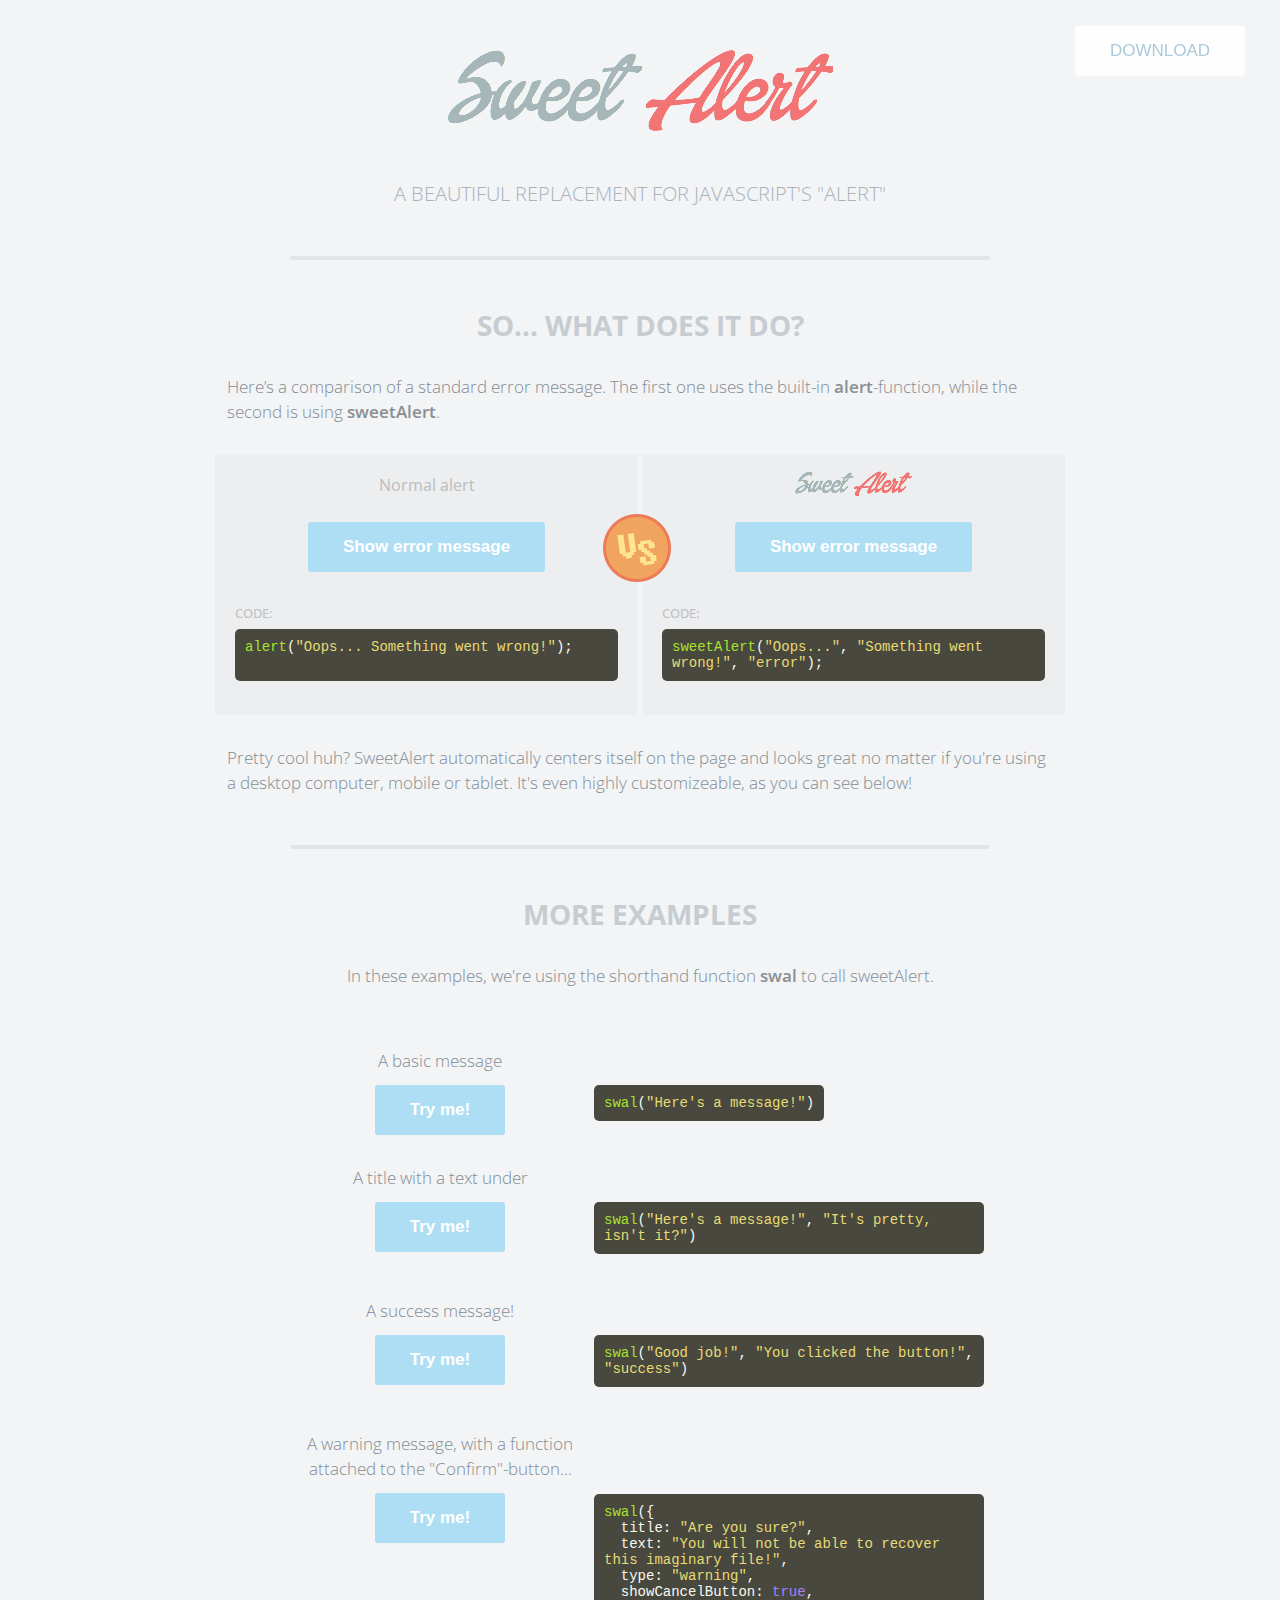
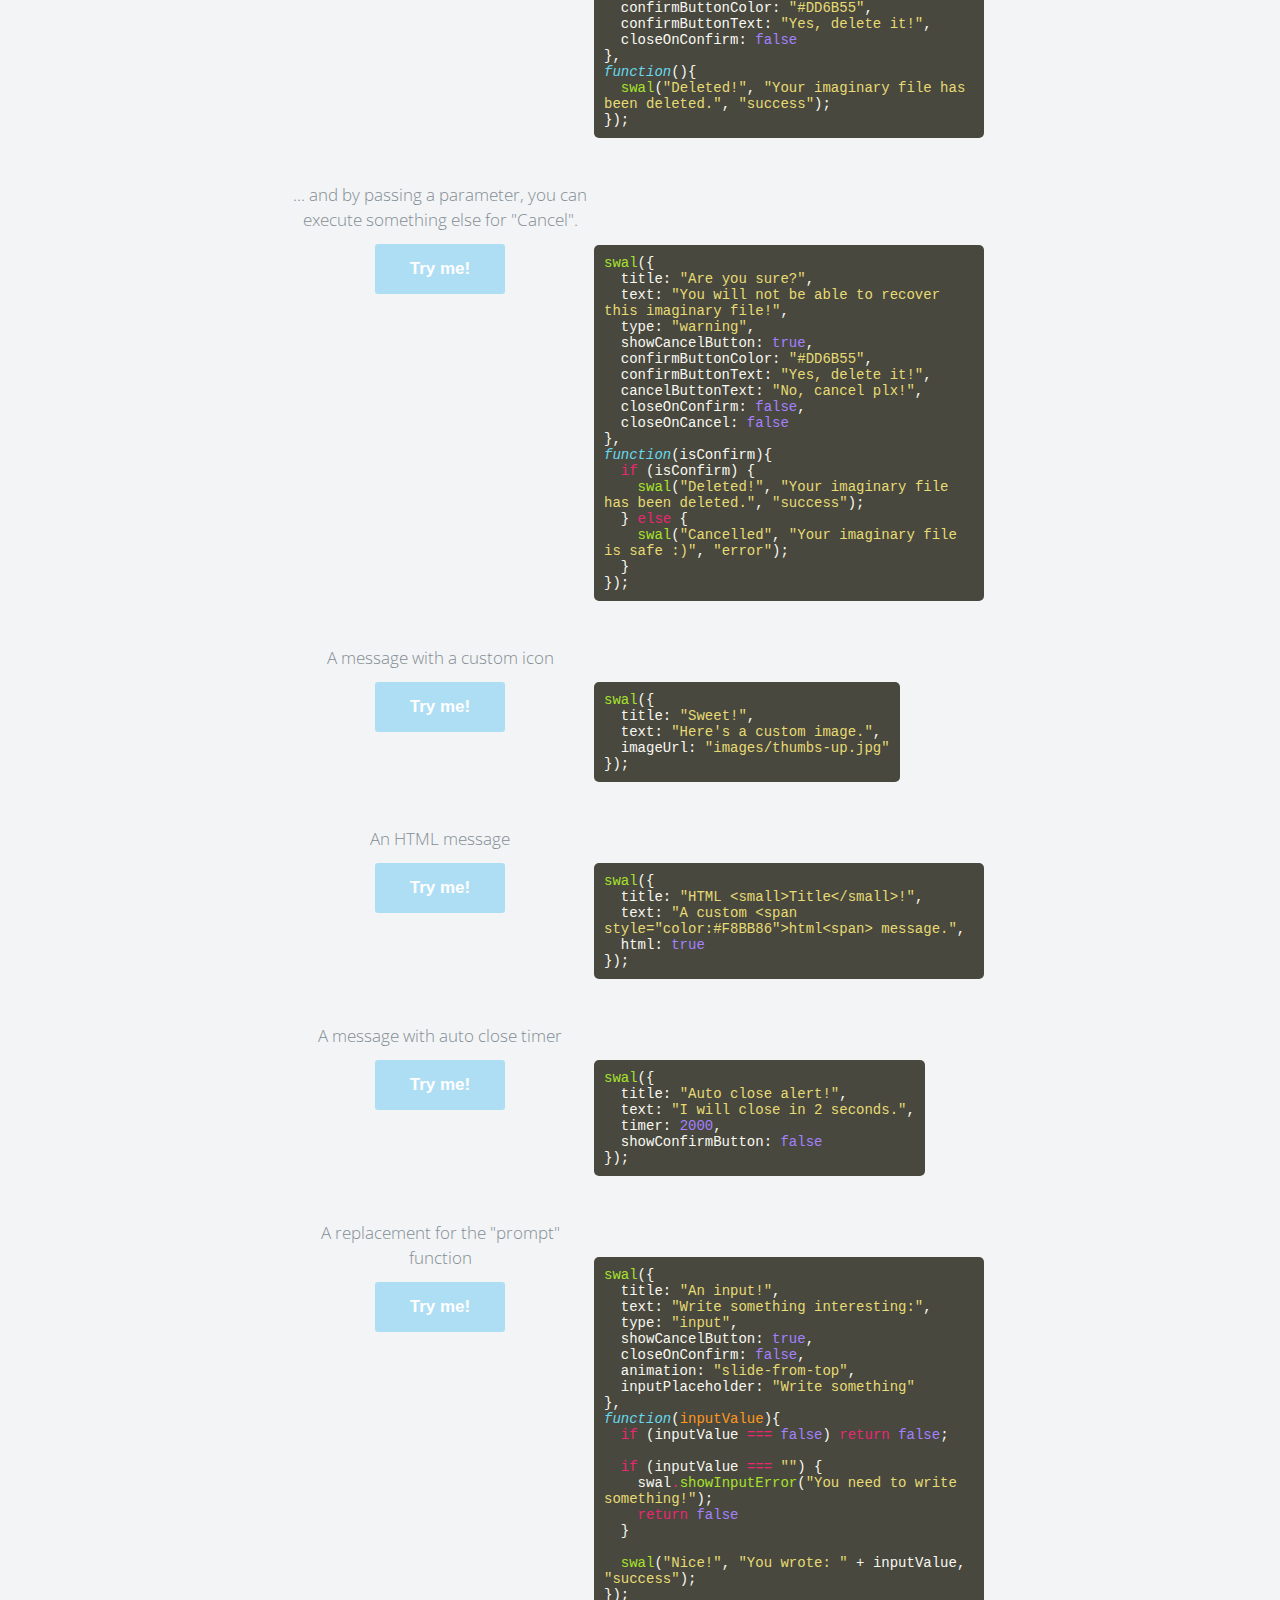
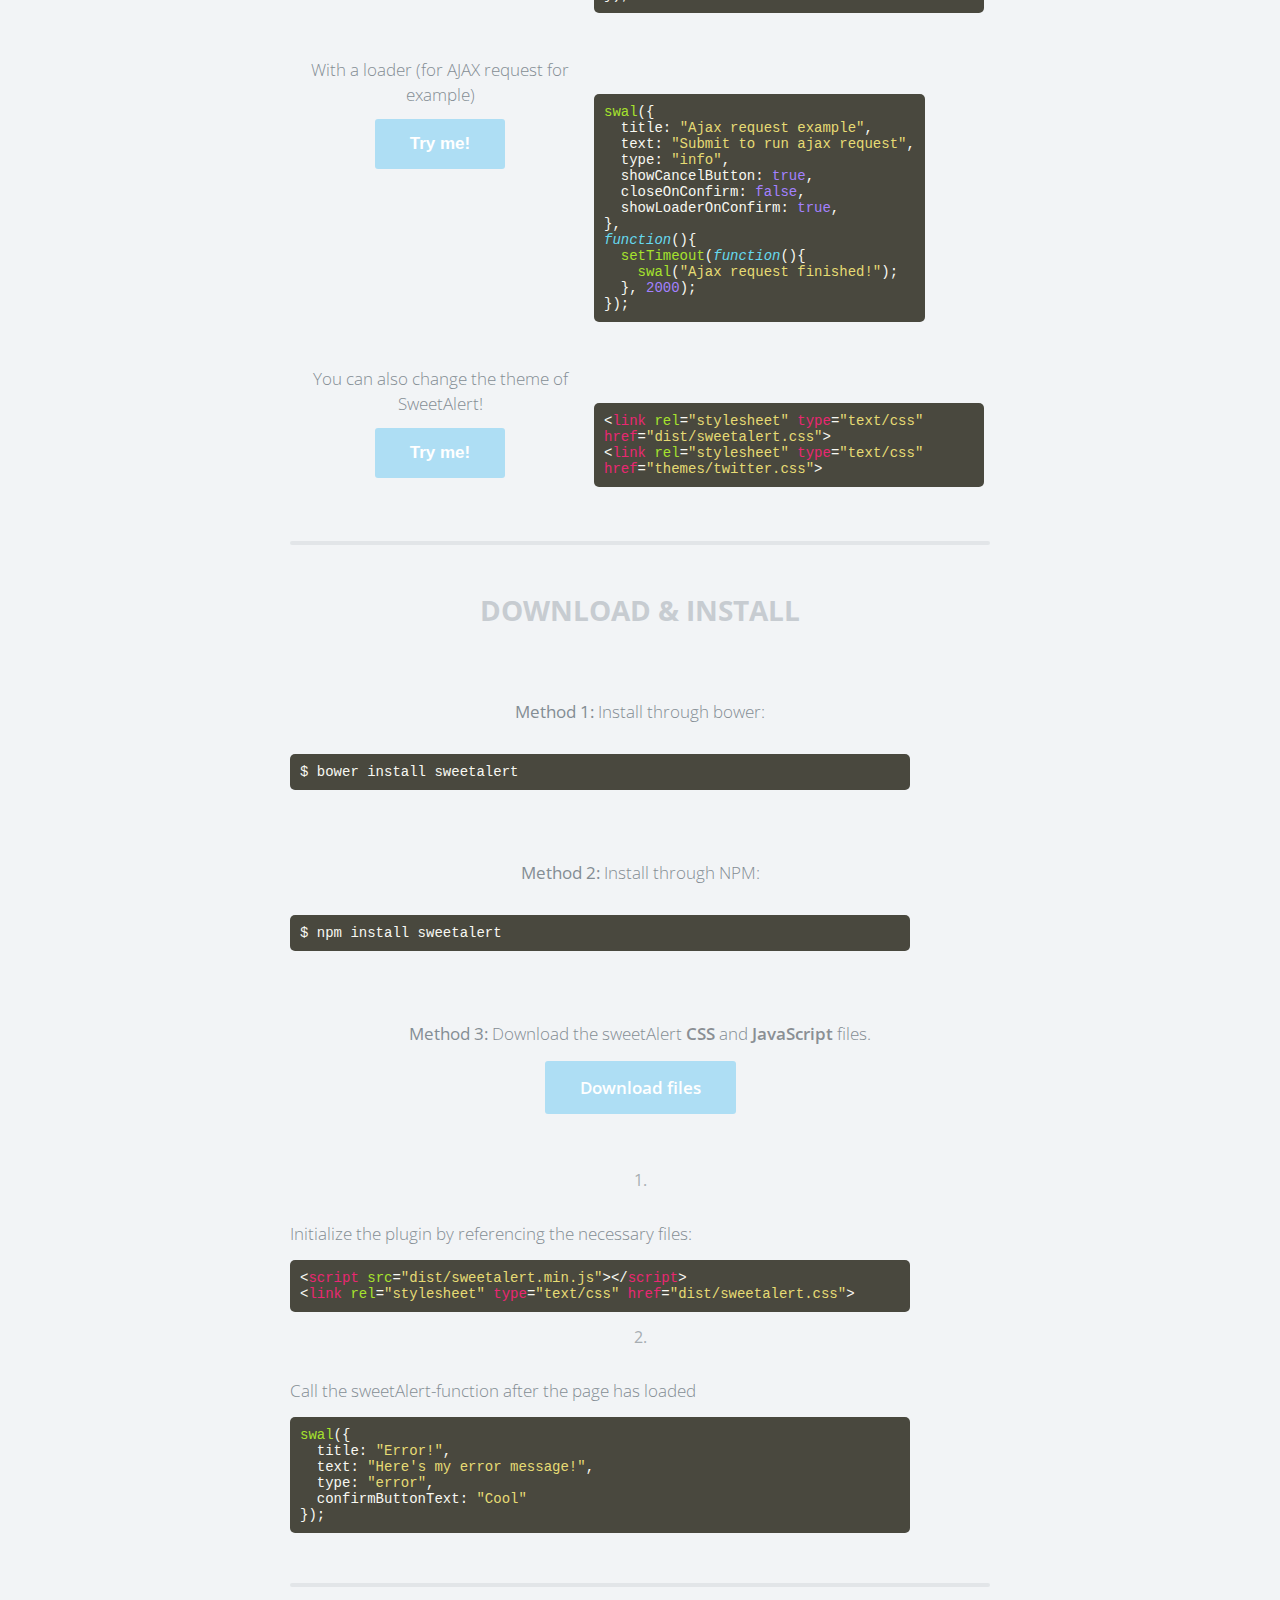
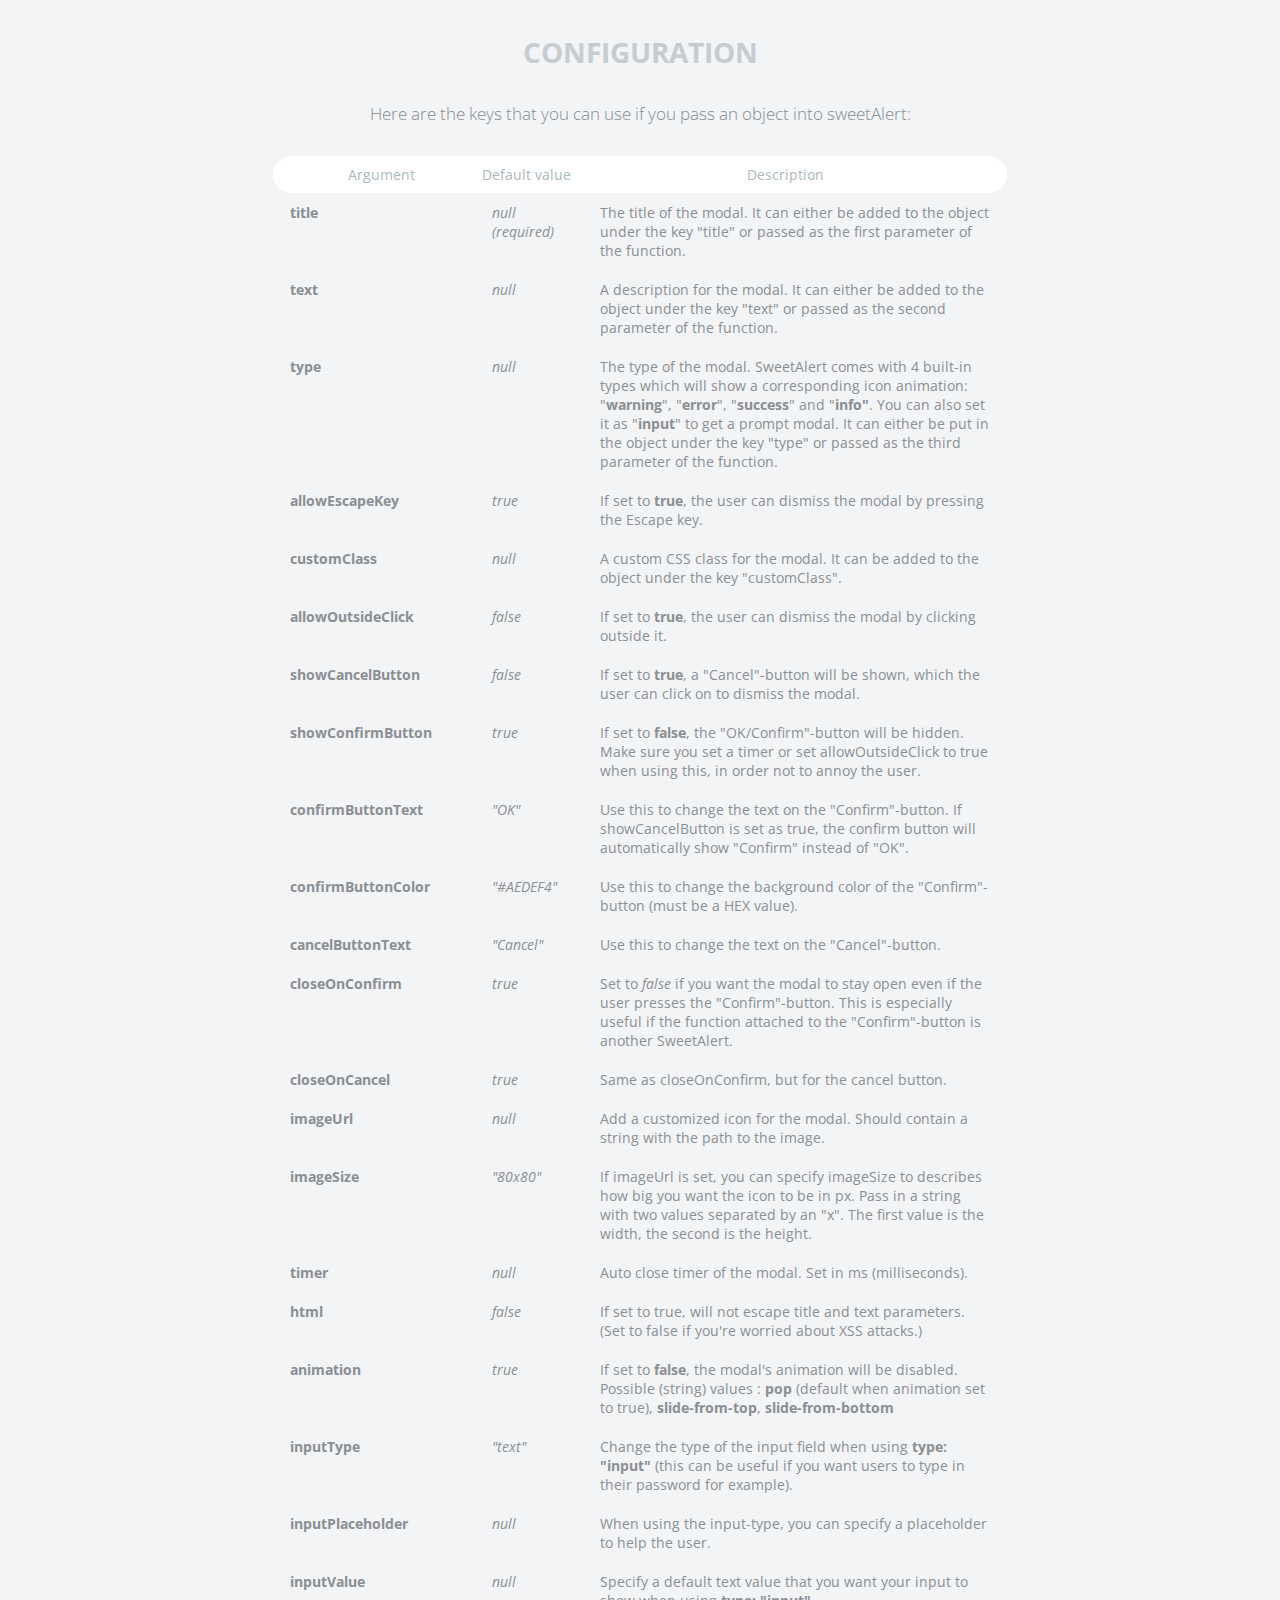
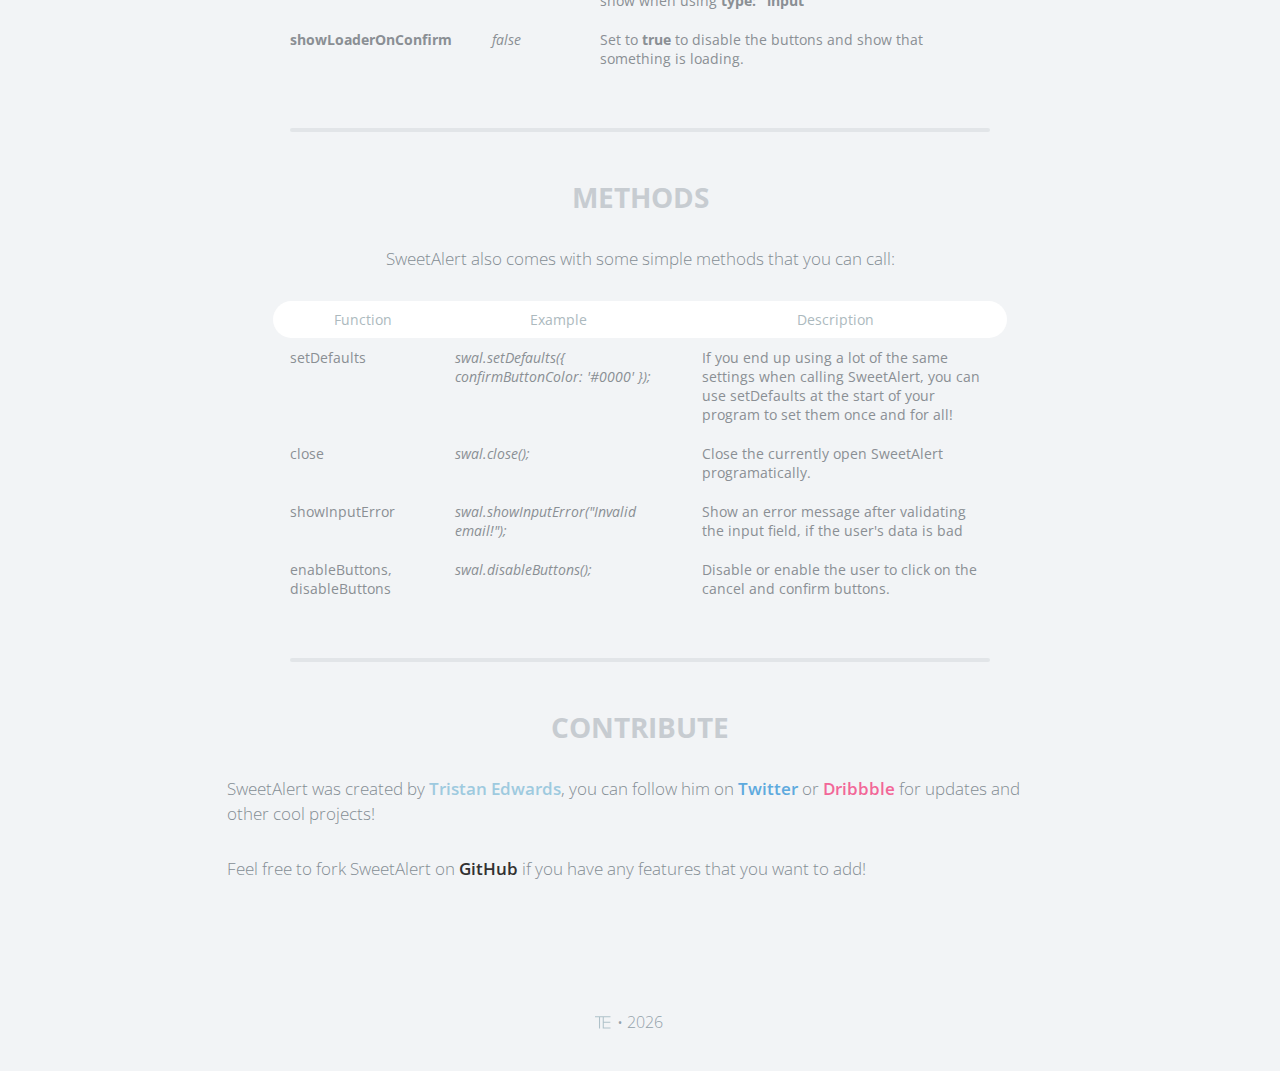
<file: amarbikeAdmin/bower_components/sweetalert/index.html>
<!doctype html>

<html>

<head>
  <meta charset="utf-8">
  <meta name="viewport" content="width=device-width, initial-scale=1, maximum-scale=1, user-scalable=0" />
  <title>SweetAlert</title>

  <link rel="stylesheet" href="example/example.css">
  <script src="https://code.jquery.com/jquery-2.1.3.min.js"></script>

  <!-- This is what you need -->
  <script src="dist/sweetalert-dev.js"></script>
  <link rel="stylesheet" href="dist/sweetalert.css">
  <!--.......................-->

</head>

<body>

<h1>Sweet Alert</h1>
<h2>A beautiful replacement for JavaScript's "Alert"</h2>
<button class="download">Download</button>

<!-- What does it do? -->
<h3>So... What does it do?</h3>
<p>Here’s a comparison of a standard error message. The first one uses the built-in <strong>alert</strong>-function, while the second is using <strong>sweetAlert</strong>.</p>

<div class="showcase normal">
	<h4>Normal alert</h4>
	<button>Show error message</button>

	<h5>Code:</h5>
	<pre><span class="attr">alert</span>(<span class="str">"Oops... Something went wrong!"</span>);

	</pre>

	<div class="vs-icon"></div>
</div>

<div class="showcase sweet">
	<h4>Sweet Alert</h4>
	<button>Show error message</button>

	<h5>Code:</h5>
	<pre><span class="attr">sweetAlert</span>(<span class="str">"Oops..."</span>, <span class="str">"Something went wrong!"</span>, <span class="str">"error"</span>);</pre>
</div>

<p>Pretty cool huh? SweetAlert automatically centers itself on the page and looks great no matter if you're using a desktop computer, mobile or tablet. It's even highly customizeable, as you can see below!</p>


<!-- Examples -->
<h3>More examples</h3>

<p class="center">In these examples, we're using the shorthand function <strong>swal</strong> to call sweetAlert.</p>

<ul class="examples">

	<li class="message">
		<div class="ui">
			<p>A basic message</p>
			<button>Try me!</button>
		</div>
		<pre><span class="attr">swal</span>(<span class="str">"Here's a message!"</span>)</pre>
	</li>

	<li class="title-text">
		<div class="ui">
			<p>A title with a text under</p>
			<button>Try me!</button>
		</div>
		<pre><span class="attr">swal</span>(<span class="str">"Here's a message!"</span>, <span class="str">"It's pretty, isn't it?"</span>)</pre>
	</li>

	<li class="success">
		<div class="ui">
			<p>A success message!</p>
			<button>Try me!</button>
		</div>
		<pre><span class="attr">swal</span>(<span class="str">"Good job!"</span>, <span class="str">"You clicked the button!"</span>, <span class="str">"success"</span>)</pre>
	</li>

	<li class="warning confirm">
		<div class="ui">
			<p>A warning message, with a function attached to the "Confirm"-button...</p>
			<button>Try me!</button>
		</div>
		<pre><span class="attr">swal</span>({
&nbsp;&nbsp;title: <span class="str">"Are you sure?"</span>,
&nbsp;&nbsp;text: <span class="str">"You will not be able to recover this imaginary file!"</span>,
&nbsp;&nbsp;type: <span class="str">"warning"</span>,
&nbsp;&nbsp;showCancelButton: <span class="val">true</span>,
&nbsp;&nbsp;confirmButtonColor: <span class="str">"#DD6B55"</span>,
&nbsp;&nbsp;confirmButtonText: <span class="str">"Yes, delete it!"</span>,
&nbsp;&nbsp;closeOnConfirm: <span class="val">false</span>
},
<span class="func"><i>function</i></span>(){
&nbsp;&nbsp;<span class="attr">swal</span>(<span class="str">"Deleted!"</span>, <span class="str">"Your imaginary file has been deleted."</span>, <span class="str">"success"</span>);
});</pre>
	</li>

	<li class="warning cancel">
		<div class="ui">
			<p>... and by passing a parameter, you can execute something else for "Cancel".</p>
			<button>Try me!</button>
		</div>
		<pre><span class="attr">swal</span>({
&nbsp;&nbsp;title: <span class="str">"Are you sure?"</span>,
&nbsp;&nbsp;text: <span class="str">"You will not be able to recover this imaginary file!"</span>,
&nbsp;&nbsp;type: <span class="str">"warning"</span>,
&nbsp;&nbsp;showCancelButton: <span class="val">true</span>,
&nbsp;&nbsp;confirmButtonColor: <span class="str">"#DD6B55"</span>,
&nbsp;&nbsp;confirmButtonText: <span class="str">"Yes, delete it!"</span>,
&nbsp;&nbsp;cancelButtonText: <span class="str">"No, cancel plx!"</span>,
&nbsp;&nbsp;closeOnConfirm: <span class="val">false</span>,
&nbsp;&nbsp;closeOnCancel: <span class="val">false</span>
},
<span class="func"><i>function</i></span>(isConfirm){
&nbsp;&nbsp;<span class="tag">if</span> (isConfirm) {
&nbsp;&nbsp;&nbsp;&nbsp;<span class="attr">swal</span>(<span class="str">"Deleted!"</span>, <span class="str">"Your imaginary file has been deleted."</span>, <span class="str">"success"</span>);
&nbsp;&nbsp;} <span class="tag">else</span> {
	&nbsp;&nbsp;&nbsp;&nbsp;<span class="attr">swal</span>(<span class="str">"Cancelled"</span>, <span class="str">"Your imaginary file is safe :)"</span>, <span class="str">"error"</span>);
&nbsp;&nbsp;}
});</pre>
	</li>

	<li class="custom-icon">
		<div class="ui">
			<p>A message with a custom icon</p>
			<button>Try me!</button>
		</div>
		<pre><span class="attr">swal</span>({
&nbsp;&nbsp;title: <span class="str">"Sweet!"</span>,
&nbsp;&nbsp;text: <span class="str">"Here's a custom image."</span>,
&nbsp;&nbsp;imageUrl: <span class="str">"images/thumbs-up.jpg"</span>
});</pre>
	</li>

	<li class="message-html">
		<div class="ui">
			<p>An HTML message</p>
			<button>Try me!</button>
		</div>
		<pre><span class="attr">swal</span>({
&nbsp;&nbsp;title: <span class="str">"HTML &lt;small&gt;Title&lt;/small&gt;!"</span>,
&nbsp;&nbsp;text: <span class="str">"A custom &lt;span style="color:#F8BB86"&gt;html&lt;span&gt; message."</span>,
&nbsp;&nbsp;html: <span class="val">true</span>
});</pre>
	</li>

	<li class="timer">
		<div class="ui">
			<p>A message with auto close timer</p>
			<button>Try me!</button>
		</div>
		<pre><span class="attr">swal</span>({
&nbsp;&nbsp;title: <span class="str">"Auto close alert!"</span>,
&nbsp;&nbsp;text: <span class="str">"I will close in 2 seconds."</span>,
&nbsp;&nbsp;timer: <span class="val">2000</span>,
&nbsp;&nbsp;showConfirmButton: <span class="val">false</span>
});</pre>
	</li>


	<li class="input">
		<div class="ui">
			<p>A replacement for the "prompt" function</p>
			<button>Try me!</button>
		</div>
		<pre><span class="attr">swal</span>({
&nbsp;&nbsp;title: <span class="str">"An input!"</span>,
&nbsp;&nbsp;text: <span class="str">"Write something interesting:"</span>,
&nbsp;&nbsp;type: <span class="str">"input"</span>,
&nbsp;&nbsp;showCancelButton: <span class="val">true</span>,
&nbsp;&nbsp;closeOnConfirm: <span class="val">false</span>,
&nbsp;&nbsp;animation: <span class="str">"slide-from-top"</span>,
&nbsp;&nbsp;inputPlaceholder: <span class="str">"Write something"</span>
},
<span class="func"><i>function</i></span>(<span class="arg">inputValue</span>){
&nbsp;&nbsp;<span class="tag">if</span> (inputValue <span class="tag">===</span> <span class="val">false</span>) <span class="tag">return</span> <span class="val">false</span>;
&nbsp;&nbsp;
&nbsp;&nbsp;<span class="tag">if</span> (inputValue <span class="tag">===</span> <span class="str">""</span>) {
&nbsp;&nbsp;&nbsp;&nbsp;swal<span class="tag">.</span><span class="attr">showInputError</span>(<span class="str">"You need to write something!"</span>);
&nbsp;&nbsp;&nbsp;&nbsp;<span class="tag">return</span> <span class="val">false</span>
&nbsp;&nbsp;}
&nbsp;&nbsp;
&nbsp;&nbsp;<span class="attr">swal</span>(<span class="str">"Nice!"</span>, <span class="str">"You wrote: "</span> + inputValue, <span class="str">"success"</span>);
});</pre>
	</li>

  <li class="ajax">
    <div class="ui">
			<p>With a loader (for AJAX request for example)</p>
			<button>Try me!</button>
		</div>
		<pre><span class="attr">swal</span>({
&nbsp;&nbsp;title: <span class="str">"Ajax request example"</span>,
&nbsp;&nbsp;text: <span class="str">"Submit to run ajax request"</span>,
&nbsp;&nbsp;type: <span class="str">"info"</span>,
&nbsp;&nbsp;showCancelButton: <span class="val">true</span>,
&nbsp;&nbsp;closeOnConfirm: <span class="val">false</span>,
&nbsp;&nbsp;showLoaderOnConfirm: <span class="val">true</span>,
},
<span class="func"><i>function</i></span>(){
&nbsp;&nbsp;<span class="attr">setTimeout</span>(<span class="func"><i>function</i></span>(){
&nbsp;&nbsp;&nbsp;&nbsp;<span class="attr">swal</span>(<span class="str">"Ajax request finished!"</span>);
&nbsp;&nbsp;}, <span class="val">2000</span>);
});</pre>
	</li>

	<li class="theme">
		<div class="ui">
			<p>You can also change the theme of SweetAlert!</p>
			<button>Try me!</button>
		</div>
		<pre>&lt;<span class="tag">link</span> <span class="attr">rel</span>=<span class="str">"stylesheet"</span> <span class="tag">type</span>=<span class="str">"text/css"</span> <span class="tag">href</span>=<span class="str">"dist/sweetalert.css"</span>&gt;
			&lt;<span class="tag">link</span> <span class="attr">rel</span>=<span class="str">"stylesheet"</span> <span class="tag">type</span>=<span class="str">"text/css"</span> <span class="tag">href</span>=<span class="str">"themes/twitter.css"</span>&gt;</pre>
	</li>

</ul>


<!-- Download & Install -->
<h3 id="download-section">Download & install</h3>

<div class="center-container">
	<p class="center"><b>Method 1:</b> Install through bower:</p>
	<pre class="center">$ bower install sweetalert</pre>
</div>

<div class="center-container">
	<p class="center"><b>Method 2:</b> Install through NPM:</p>
	<pre class="center">$ npm install sweetalert</pre>
</div>

<p class="center"><b>Method 3:</b> Download the sweetAlert <strong>CSS</strong> and <strong>JavaScript</strong> files.</p>

<a class="button" href="https://github.com/t4t5/sweetalert/archive/master.zip" download>Download files</a>

<ol>
	<li>
		<p>Initialize the plugin by referencing the necessary files:</p>
		<pre>&lt;<span class="tag">script</span> <span class="attr">src</span>=<span class="str">"dist/sweetalert.min.js"</span>&gt;&lt;/<span class="tag">script</span>&gt;
&lt;<span class="tag">link</span> <span class="attr">rel</span>=<span class="str">"stylesheet"</span> <span class="tag">type</span>=<span class="str">"text/css"</span> <span class="tag">href</span>=<span class="str">"dist/sweetalert.css"</span>&gt;</pre>
	</li>

	<li>
		<p>Call the sweetAlert-function after the page has loaded</p>
		<pre><span class="attr">swal</span>({
&nbsp;&nbsp;title: <span class="str">"Error!"</span>,
&nbsp;&nbsp;text: <span class="str">"Here's my error message!"</span>,
&nbsp;&nbsp;type: <span class="str">"error"</span>,
&nbsp;&nbsp;confirmButtonText: <span class="str">"Cool"</span>
});
</pre>
	</li>
</ol>



<!-- Configuration -->
<h3>Configuration</h3>

<p class="center">Here are the keys that you can use if you pass an object into sweetAlert:</p>

<table>
	<tr class="titles">
		<th>
			<div class="border-left"></div>
			Argument
		</th>
		<th>Default value</th>
		<th>
			<div class="border-right"></div>
			Description
		</th>
	</tr>
	<tr>
		<td><b>title</b></td>
		<td><i>null (required)</i></td>
		<td>The title of the modal. It can either be added to the object under the key "title" or passed as the first parameter of the function.</td>
	</tr>
	<tr>
		<td><b>text</b></td>
		<td><i>null</i></td>
		<td>A description for the modal. It can either be added to the object under the key "text" or passed as the second parameter of the function.</td>
	</tr>
	<tr>
		<td><b>type</b></td>
		<td><i>null</i></td>
		<td>The type of the modal. SweetAlert comes with 4 built-in types which will show a corresponding icon animation: "<strong>warning</strong>", "<strong>error</strong>", "<strong>success</strong>" and "<strong>info"</strong>. You can also set it as "<strong>input</strong>" to get a prompt modal. It can either be put in the object under the key "type" or passed as the third parameter of the function.</td>
	</tr>
    <tr>
      <td><b>allowEscapeKey</b></td>
      <td><i>true</i></td>
      <td>If set to <strong>true</strong>, the user can dismiss the modal by pressing the Escape key.</td>
    </tr>
	<tr>
		<td><b>customClass</b></td>
		<td><i>null</i></td>
		<td>A custom CSS class for the modal. It can be added to the object under the key "customClass".</td>
	</tr>
	<tr>
		<td><b>allowOutsideClick</b></td>
		<td><i>false</i></td>
		<td>If set to <strong>true</strong>, the user can dismiss the modal by clicking outside it.</td>
	</tr>
	<tr>
		<td><b>showCancelButton</b></td>
		<td><i>false</i></td>
		<td>If set to <strong>true</strong>, a "Cancel"-button will be shown, which the user can click on to dismiss the modal.</td>
	</tr>
	<tr>
		<td><b>showConfirmButton</b></td>
		<td><i>true</i></td>
		<td>If set to <strong>false</strong>, the "OK/Confirm"-button will be hidden. Make sure you set a timer or set allowOutsideClick to true when using this, in order not to annoy the user.</td>
	</tr>
	<tr>
		<td><b>confirmButtonText</b></td>
		<td><i>"OK"</i></td>
		<td>Use this to change the text on the "Confirm"-button. If showCancelButton is set as true, the confirm button will automatically show "Confirm" instead of "OK".</td>
	</tr>
	<tr>
		<td><b>confirmButtonColor</b></td>
		<td><i>"#AEDEF4"</i></td>
		<td>Use this to change the background color of the "Confirm"-button (must be a HEX value).</td>
	</tr>
	<tr>
		<td><b>cancelButtonText</b></td>
		<td><i>"Cancel"</i></td>
		<td>Use this to change the text on the "Cancel"-button.</td>
	</tr>
	<tr>
		<td><b>closeOnConfirm</b></td>
		<td><i>true</i></td>
		<td>Set to <i>false</i> if you want the modal to stay open even if the user presses the "Confirm"-button. This is especially useful if the function attached to the "Confirm"-button is another SweetAlert.</td>
	</tr>
	<tr>
		<td><b>closeOnCancel</b></td>
		<td><i>true</i></td>
		<td>Same as closeOnConfirm, but for the cancel button.</td>
	</tr>
	<tr>
		<td><b>imageUrl</b></td>
		<td><i>null</i></td>
		<td>Add a customized icon for the modal. Should contain a string with the path to the image.</td>
	</tr>
	<tr>
		<td><b>imageSize</b></td>
		<td><i>"80x80"</i></td>
		<td>If imageUrl is set, you can specify imageSize to describes how big you want the icon to be in px. Pass in a string with two values separated by an "x". The first value is the width, the second is the height.</td>
	</tr>
	<tr>
		<td><b>timer</b></td>
		<td><i>null</i></td>
		<td>Auto close timer of the modal. Set in ms (milliseconds).</td>
	</tr>
	<tr>
		<td><b>html</b></td>
		<td><i>false</i></td>
		<td>If set to true, will not escape title and text parameters. (Set to false if you're worried about XSS attacks.)</td>
	</tr>
	<tr>
		<td><b>animation</b></td>
		<td><i>true</i></td>
		<td>If set to <strong>false</strong>, the modal's animation will be disabled. Possible (string) values : <strong>pop</strong> (default when animation set to true), <strong>slide-from-top</strong>, <strong>slide-from-bottom</strong></td>
	</tr>
	<tr>
		<td><b>inputType</b></td>
		<td><i>"text"</i></td>
		<td>Change the type of the input field when using <strong>type: "input"</strong> (this can be useful if you want users to type in their password for example).</td>
	</tr>
	<tr>
		<td><b>inputPlaceholder</b></td>
		<td><i>null</i></td>
		<td>When using the input-type, you can specify a placeholder to help the user.</td>
	</tr>
	<tr>
		<td><b>inputValue</b></td>
		<td><i>null</i></td>
		<td>Specify a default text value that you want your input to show when using <strong>type: "input"</strong></td>
	</tr>
	<tr>
		<td><b>showLoaderOnConfirm</b></td>
		<td><i>false</i></td>
    <td>Set to <strong>true</strong> to disable the buttons and show that something is loading.</td>
	</tr>
</table>


<!-- Methods -->
<h3>Methods</h3>

<p class="center">SweetAlert also comes with some simple methods that you can call:</p>

<table>
	<tr class="titles">
		<th>
			<div class="border-left"></div>
			Function
		</th>
		<th>Example</th>
		<th>
			<div class="border-right"></div>
			Description
		</th>
	</tr>
	<tr>
		<td>setDefaults</td>
		<td><i>swal.setDefaults({ confirmButtonColor: '#0000' });</i></td>
		<td>If you end up using a lot of the same settings when calling SweetAlert, you can use setDefaults at the start of your program to set them once and for all!</td>
	</tr>
	<tr>
		<td>close</td>
		<td><i>swal.close();</i></td>
		<td>Close the currently open SweetAlert programatically.</td>
	</tr>
	<tr>
		<td>showInputError</td>
		<td><i>swal.showInputError("Invalid email!");</i></td>
		<td>Show an error message after validating the input field, if the user's data is bad</td>
	</tr>
	<tr>
		<td>enableButtons, disableButtons</td>
		<td><i>swal.disableButtons();</i></td>
		<td>Disable or enable the user to click on the cancel and confirm buttons.</td>
	</tr>
</table>



<!-- Contribute -->
<h3>Contribute</h3>
<p>SweetAlert was created by <a href="http://tristanedwards.me" target="_blank">Tristan Edwards</a>, you can follow him on <a href="https://twitter.com/t4t5" target="_blank" class="twitter">Twitter</a> or <a href="https://dribbble.com/tristanedwards" target="_blank" class="dribbble">Dribbble</a> for updates and other cool projects!</p>
<p>Feel free to fork SweetAlert on <a href="https://github.com/t4t5/sweetalert" class="github">GitHub</a> if you have any features that you want to add!</p>


<footer>
	<span class="te-logo">TE</span> • <script>document.write(new Date().getFullYear())</script>
</footer>


<script>

document.querySelector('button.download').onclick = function(){
	$("html, body").animate({ scrollTop: $("#download-section").offset().top }, 1000);
};

document.querySelector('.showcase.normal button').onclick = function(){
	alert("Oops... Something went wrong!");
};

document.querySelector('.showcase.sweet button').onclick = function(){
	swal("Oops...", "Something went wrong!", "error");
};

document.querySelector('ul.examples li.message button').onclick = function(){
	swal("Here's a message!");
};

document.querySelector('ul.examples li.timer button').onclick = function(){
	swal({
		title: "Auto close alert!",
		text: "I will close in 2 seconds.",
		timer: 2000,
		showConfirmButton: false
	});
};

document.querySelector('ul.examples li.title-text button').onclick = function(){
	swal("Here's a message!", "It's pretty, isn't it?");
};

document.querySelector('ul.examples li.success button').onclick = function(){
	swal("Good job!", "You clicked the button!", "success");
};

document.querySelector('ul.examples li.warning.confirm button').onclick = function(){
	swal({
		title: "Are you sure?",
		text: "You will not be able to recover this imaginary file!",
		type: "warning",
		showCancelButton: true,
		confirmButtonColor: '#DD6B55',
		confirmButtonText: 'Yes, delete it!',
		closeOnConfirm: false
	},
	function(){
		swal("Deleted!", "Your imaginary file has been deleted!", "success");
	});
};

document.querySelector('ul.examples li.warning.cancel button').onclick = function(){
	swal({
		title: "Are you sure?",
		text: "You will not be able to recover this imaginary file!",
		type: "warning",
		showCancelButton: true,
		confirmButtonColor: '#DD6B55',
		confirmButtonText: 'Yes, delete it!',
		cancelButtonText: "No, cancel plx!",
		closeOnConfirm: false,
		closeOnCancel: false
	},
	function(isConfirm){
    if (isConfirm){
      swal("Deleted!", "Your imaginary file has been deleted!", "success");
    } else {
      swal("Cancelled", "Your imaginary file is safe :)", "error");
    }
	});
};

document.querySelector('ul.examples li.custom-icon button').onclick = function(){
	swal({
		title: "Sweet!",
		text: "Here's a custom image.",
		imageUrl: 'example/images/thumbs-up.jpg'
	});
};

document.querySelector('ul.examples li.message-html button').onclick = function(){
	swal({
		title: "HTML <small>Title</small>!",
		text: 'A custom <span style="color:#F8BB86">html<span> message.',
		html: true
	});
};

document.querySelector('ul.examples li.input button').onclick = function(){
	swal({
		title: "An input!",
		text: 'Write something interesting:',
		type: 'input',
		showCancelButton: true,
		closeOnConfirm: false,
		animation: "slide-from-top",
		inputPlaceholder: "Write something",
	},
	function(inputValue){
		if (inputValue === false) return false;

		if (inputValue === "") {
			swal.showInputError("You need to write something!");
			return false;
		}
    
		swal("Nice!", 'You wrote: ' + inputValue, "success");

	});
};

document.querySelector('ul.examples li.theme button').onclick = function() {
	swal({
		title: "Themes!",
		text: "Here's the Twitter theme for SweetAlert!",
		confirmButtonText: "Cool!",
		customClass: 'twitter'
	});
};

document.querySelector('ul.examples li.ajax button').onclick = function() {
  swal({
    title: 'Ajax request example',
    text: 'Submit to run ajax request',
    type: 'info',
    showCancelButton: true,
    closeOnConfirm: false,
    showLoaderOnConfirm: true,
  }, function(){
    setTimeout(function() {
      swal('Ajax request finished!');
    }, 2000);
  });
};

</script>



</body>

</html>
</file>
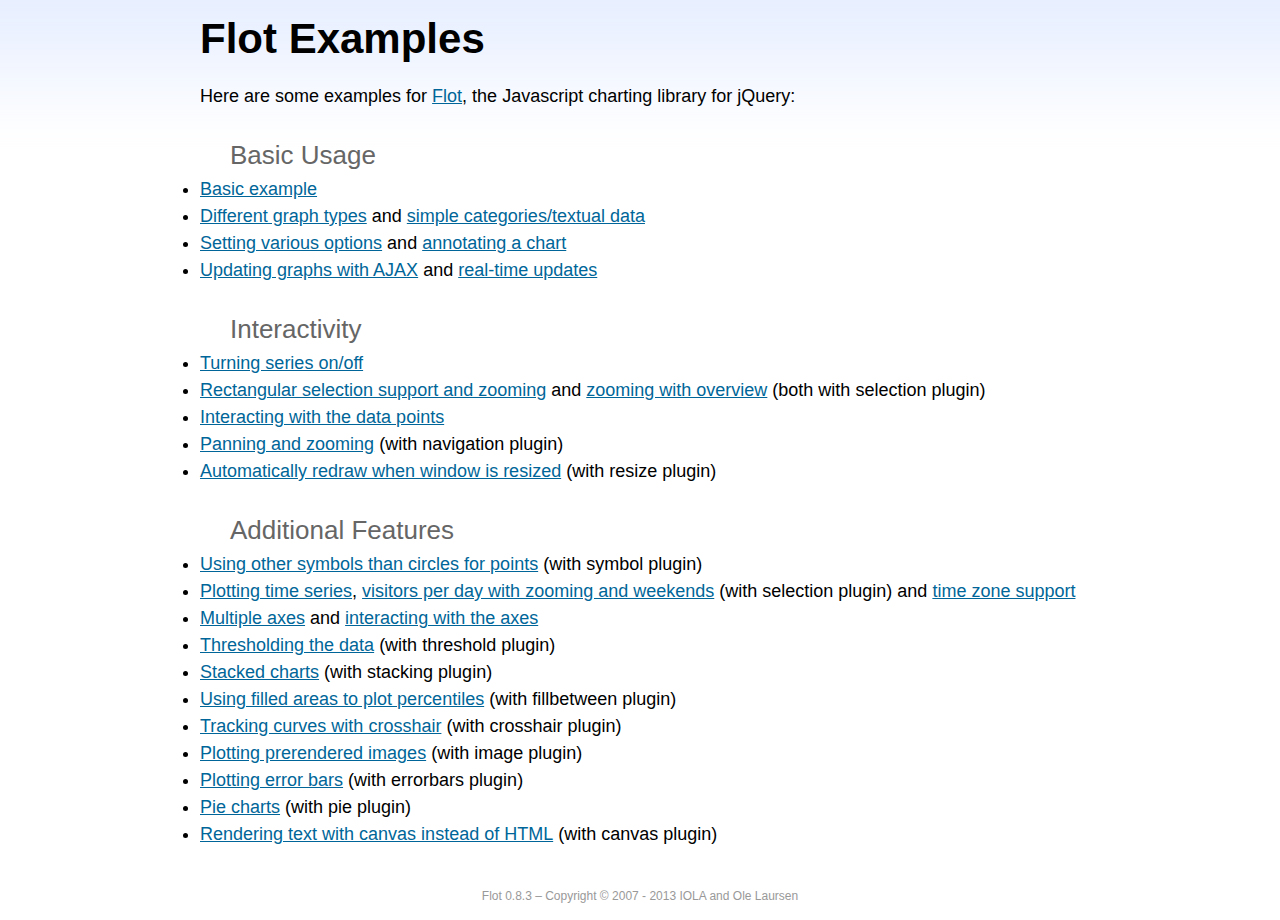
<file: amarbikeAdmin/bower_components/flot/examples/index.html>
<!DOCTYPE html PUBLIC "-//W3C//DTD HTML 4.01//EN" "http://www.w3.org/TR/html4/strict.dtd">
<html>
<head>
	<meta http-equiv="Content-Type" content="text/html; charset=utf-8">
	<title>Flot Examples</title>
	<link href="examples.css" rel="stylesheet" type="text/css">
	<style>

	h3 {
		margin-top: 30px;
		margin-bottom: 5px;
	}

	</style>
	<script language="javascript" type="text/javascript" src="../jquery.js"></script>
	<script language="javascript" type="text/javascript" src="../jquery.flot.js"></script>
	<script type="text/javascript">

	$(function() {

		// Add the Flot version string to the footer

		$("#footer").prepend("Flot " + $.plot.version + " &ndash; ");
	});

	</script>
</head>
<body>

	<div id="header">
		<h2>Flot Examples</h2>
	</div>

	<div id="content">

		<p>Here are some examples for <a href="http://www.flotcharts.org">Flot</a>, the Javascript charting library for jQuery:</p>

		<h3>Basic Usage</h3>

		<ul>
			<li><a href="basic-usage/index.html">Basic example</a></li>
			<li><a href="series-types/index.html">Different graph types</a> and <a href="categories/index.html">simple categories/textual data</a></li>
			<li><a href="basic-options/index.html">Setting various options</a> and <a href="annotating/index.html">annotating a chart</a></li>
			<li><a href="ajax/index.html">Updating graphs with AJAX</a> and <a href="realtime/index.html">real-time updates</a></li>
		</ul>

		<h3>Interactivity</h3>

		<ul>
			<li><a href="series-toggle/index.html">Turning series on/off</a></li>
			<li><a href="selection/index.html">Rectangular selection support and zooming</a> and <a href="zooming/index.html">zooming with overview</a> (both with selection plugin)</li>
			<li><a href="interacting/index.html">Interacting with the data points</a></li>
			<li><a href="navigate/index.html">Panning and zooming</a> (with navigation plugin)</li>
			<li><a href="resize/index.html">Automatically redraw when window is resized</a> (with resize plugin)</li>
		</ul>

		<h3>Additional Features</h3>

		<ul>
			<li><a href="symbols/index.html">Using other symbols than circles for points</a> (with symbol plugin)</li>
			<li><a href="axes-time/index.html">Plotting time series</a>, <a href="visitors/index.html">visitors per day with zooming and weekends</a> (with selection plugin) and <a href="axes-time-zones/index.html">time zone support</a></li>
			<li><a href="axes-multiple/index.html">Multiple axes</a> and <a href="axes-interacting/index.html">interacting with the axes</a></li>
			<li><a href="threshold/index.html">Thresholding the data</a> (with threshold plugin)</li>
			<li><a href="stacking/index.html">Stacked charts</a> (with stacking plugin)</li>
			<li><a href="percentiles/index.html">Using filled areas to plot percentiles</a> (with fillbetween plugin)</li>
			<li><a href="tracking/index.html">Tracking curves with crosshair</a> (with crosshair plugin)</li>
			<li><a href="image/index.html">Plotting prerendered images</a> (with image plugin)</li>
			<li><a href="series-errorbars/index.html">Plotting error bars</a> (with errorbars plugin)</li>
			<li><a href="series-pie/index.html">Pie charts</a> (with pie plugin)</li>
			<li><a href="canvas/index.html">Rendering text with canvas instead of HTML</a> (with canvas plugin)</li>
		</ul>

	</div>

	<div id="footer">
		Copyright &copy; 2007 - 2013 IOLA and Ole Laursen
	</div>

</body>
</html>
</file>
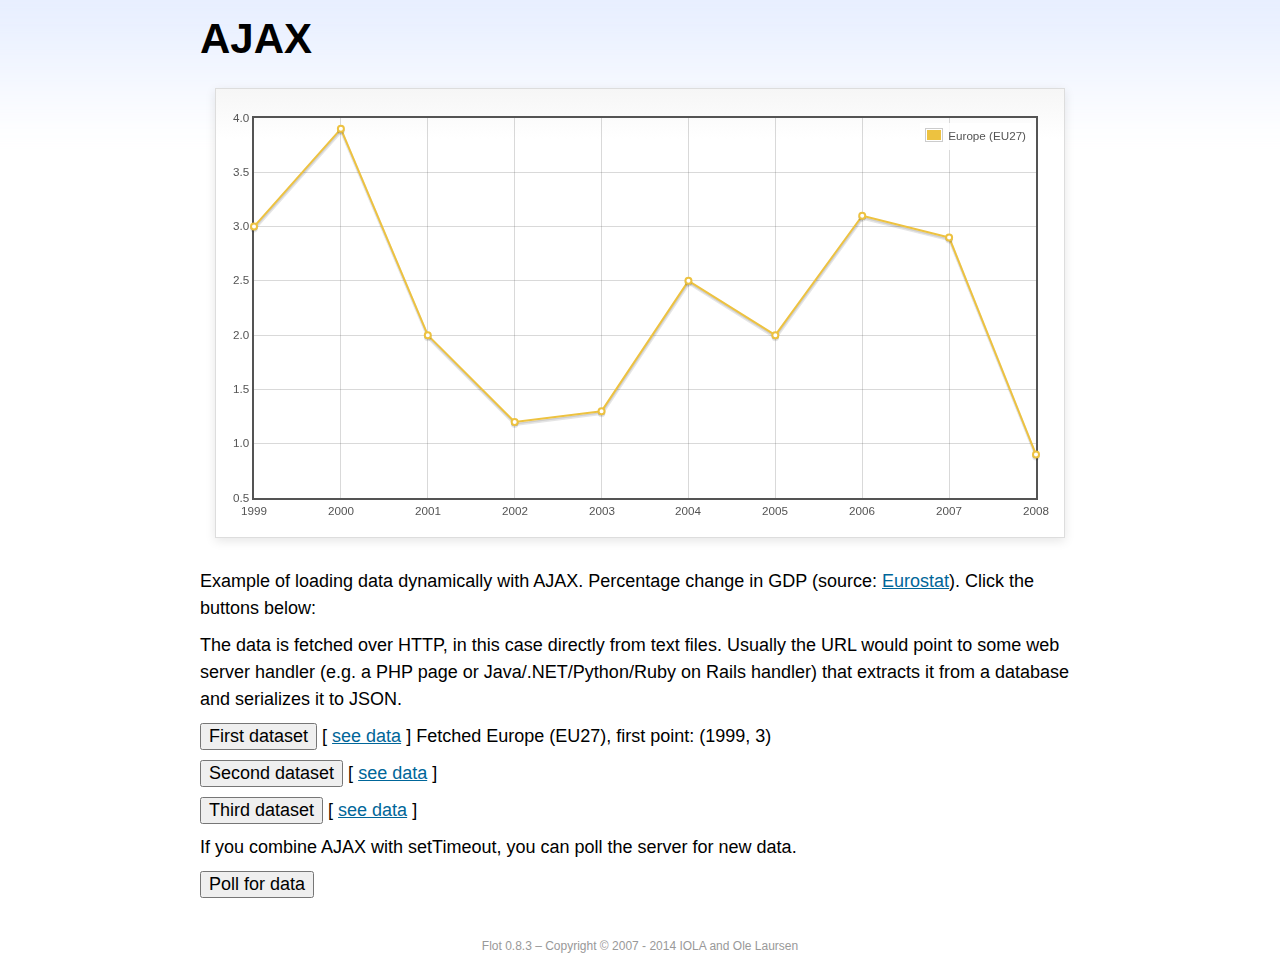
<file: amarbikeAdmin/bower_components/flot/examples/ajax/index.html>
<!DOCTYPE html PUBLIC "-//W3C//DTD HTML 4.01//EN" "http://www.w3.org/TR/html4/strict.dtd">
<html>
<head>
	<meta http-equiv="Content-Type" content="text/html; charset=utf-8">
	<title>Flot Examples: AJAX</title>
	<link href="../examples.css" rel="stylesheet" type="text/css">
	<!--[if lte IE 8]><script language="javascript" type="text/javascript" src="../../excanvas.min.js"></script><![endif]-->
	<script language="javascript" type="text/javascript" src="../../jquery.js"></script>
	<script language="javascript" type="text/javascript" src="../../jquery.flot.js"></script>
	<script type="text/javascript">

	$(function() {

		var options = {
			lines: {
				show: true
			},
			points: {
				show: true
			},
			xaxis: {
				tickDecimals: 0,
				tickSize: 1
			}
		};

		var data = [];

		$.plot("#placeholder", data, options);

		// Fetch one series, adding to what we already have

		var alreadyFetched = {};

		$("button.fetchSeries").click(function () {

			var button = $(this);

			// Find the URL in the link right next to us, then fetch the data

			var dataurl = button.siblings("a").attr("href");

			function onDataReceived(series) {

				// Extract the first coordinate pair; jQuery has parsed it, so
				// the data is now just an ordinary JavaScript object

				var firstcoordinate = "(" + series.data[0][0] + ", " + series.data[0][1] + ")";
				button.siblings("span").text("Fetched " + series.label + ", first point: " + firstcoordinate);

				// Push the new data onto our existing data array

				if (!alreadyFetched[series.label]) {
					alreadyFetched[series.label] = true;
					data.push(series);
				}

				$.plot("#placeholder", data, options);
			}

			$.ajax({
				url: dataurl,
				type: "GET",
				dataType: "json",
				success: onDataReceived
			});
		});

		// Initiate a recurring data update

		$("button.dataUpdate").click(function () {

			data = [];
			alreadyFetched = {};

			$.plot("#placeholder", data, options);

			var iteration = 0;

			function fetchData() {

				++iteration;

				function onDataReceived(series) {

					// Load all the data in one pass; if we only got partial
					// data we could merge it with what we already have.

					data = [ series ];
					$.plot("#placeholder", data, options);
				}

				// Normally we call the same URL - a script connected to a
				// database - but in this case we only have static example
				// files, so we need to modify the URL.

				$.ajax({
					url: "data-eu-gdp-growth-" + iteration + ".json",
					type: "GET",
					dataType: "json",
					success: onDataReceived
				});

				if (iteration < 5) {
					setTimeout(fetchData, 1000);
				} else {
					data = [];
					alreadyFetched = {};
				}
			}

			setTimeout(fetchData, 1000);
		});

		// Load the first series by default, so we don't have an empty plot

		$("button.fetchSeries:first").click();

		// Add the Flot version string to the footer

		$("#footer").prepend("Flot " + $.plot.version + " &ndash; ");
	});

	</script>
</head>
<body>

	<div id="header">
		<h2>AJAX</h2>
	</div>

	<div id="content">

		<div class="demo-container">
			<div id="placeholder" class="demo-placeholder"></div>
		</div>

		<p>Example of loading data dynamically with AJAX. Percentage change in GDP (source: <a href="http://epp.eurostat.ec.europa.eu/tgm/table.do?tab=table&init=1&plugin=1&language=en&pcode=tsieb020">Eurostat</a>). Click the buttons below:</p>

		<p>The data is fetched over HTTP, in this case directly from text files. Usually the URL would point to some web server handler (e.g. a PHP page or Java/.NET/Python/Ruby on Rails handler) that extracts it from a database and serializes it to JSON.</p>

		<p>
			<button class="fetchSeries">First dataset</button>
			[ <a href="data-eu-gdp-growth.json">see data</a> ]
			<span></span>
		</p>

		<p>
			<button class="fetchSeries">Second dataset</button>
			[ <a href="data-japan-gdp-growth.json">see data</a> ]
			<span></span>
		</p>

		<p>
			<button class="fetchSeries">Third dataset</button>
			[ <a href="data-usa-gdp-growth.json">see data</a> ]
			<span></span>
		</p>

		<p>If you combine AJAX with setTimeout, you can poll the server for new data.</p>

		<p>
			<button class="dataUpdate">Poll for data</button>
		</p>

	</div>

	<div id="footer">
		Copyright &copy; 2007 - 2014 IOLA and Ole Laursen
	</div>

</body>
</html>
</file>
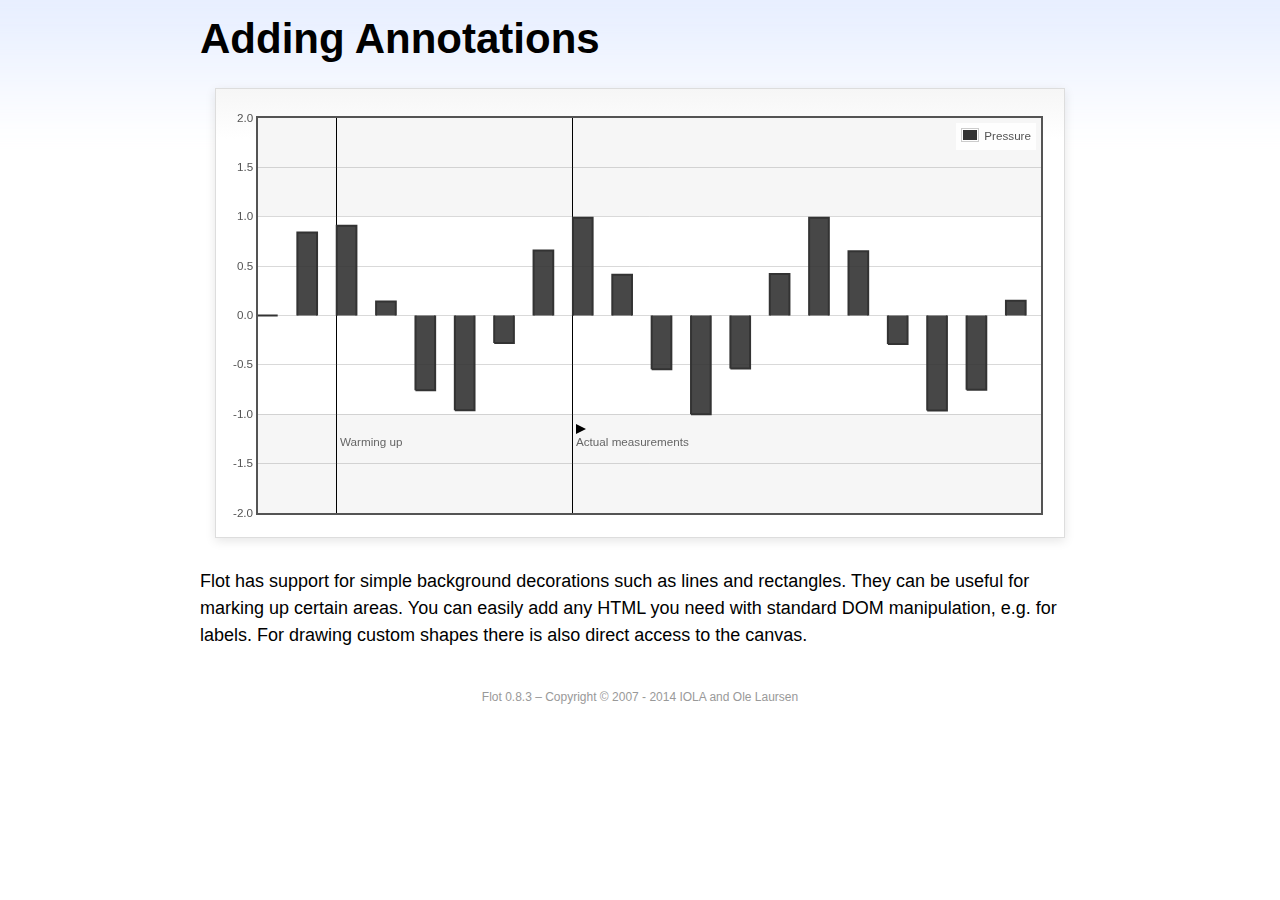
<file: amarbikeAdmin/bower_components/flot/examples/annotating/index.html>
<!DOCTYPE html PUBLIC "-//W3C//DTD HTML 4.01//EN" "http://www.w3.org/TR/html4/strict.dtd">
<html>
<head>
	<meta http-equiv="Content-Type" content="text/html; charset=utf-8">
	<title>Flot Examples: Adding Annotations</title>
	<link href="../examples.css" rel="stylesheet" type="text/css">
	<!--[if lte IE 8]><script language="javascript" type="text/javascript" src="../../excanvas.min.js"></script><![endif]-->
	<script language="javascript" type="text/javascript" src="../../jquery.js"></script>
	<script language="javascript" type="text/javascript" src="../../jquery.flot.js"></script>
	<script type="text/javascript">

	$(function() {

		var d1 = [];
		for (var i = 0; i < 20; ++i) {
			d1.push([i, Math.sin(i)]);
		}

		var data = [{ data: d1, label: "Pressure", color: "#333" }];

		var markings = [
			{ color: "#f6f6f6", yaxis: { from: 1 } },
			{ color: "#f6f6f6", yaxis: { to: -1 } },
			{ color: "#000", lineWidth: 1, xaxis: { from: 2, to: 2 } },
			{ color: "#000", lineWidth: 1, xaxis: { from: 8, to: 8 } }
		];

		var placeholder = $("#placeholder");

		var plot = $.plot(placeholder, data, {
			bars: { show: true, barWidth: 0.5, fill: 0.9 },
			xaxis: { ticks: [], autoscaleMargin: 0.02 },
			yaxis: { min: -2, max: 2 },
			grid: { markings: markings }
		});

		var o = plot.pointOffset({ x: 2, y: -1.2});

		// Append it to the placeholder that Flot already uses for positioning

		placeholder.append("<div style='position:absolute;left:" + (o.left + 4) + "px;top:" + o.top + "px;color:#666;font-size:smaller'>Warming up</div>");

		o = plot.pointOffset({ x: 8, y: -1.2});
		placeholder.append("<div style='position:absolute;left:" + (o.left + 4) + "px;top:" + o.top + "px;color:#666;font-size:smaller'>Actual measurements</div>");

		// Draw a little arrow on top of the last label to demonstrate canvas
		// drawing

		var ctx = plot.getCanvas().getContext("2d");
		ctx.beginPath();
		o.left += 4;
		ctx.moveTo(o.left, o.top);
		ctx.lineTo(o.left, o.top - 10);
		ctx.lineTo(o.left + 10, o.top - 5);
		ctx.lineTo(o.left, o.top);
		ctx.fillStyle = "#000";
		ctx.fill();

		// Add the Flot version string to the footer

		$("#footer").prepend("Flot " + $.plot.version + " &ndash; ");
	});

	</script>
</head>
<body>

	<div id="header">
		<h2>Adding Annotations</h2>
	</div>

	<div id="content">

		<div class="demo-container">
			<div id="placeholder" class="demo-placeholder"></div>
		</div>

		<p>Flot has support for simple background decorations such as lines and rectangles. They can be useful for marking up certain areas. You can easily add any HTML you need with standard DOM manipulation, e.g. for labels. For drawing custom shapes there is also direct access to the canvas.</p>

	</div>

	<div id="footer">
		Copyright &copy; 2007 - 2014 IOLA and Ole Laursen
	</div>

</body>
</html>
</file>
<file: amarbikeAdmin/bower_components/sweetalert/example/example.css>
@import url(http://fonts.googleapis.com/css?family=Open+Sans:400,600,700,300);
@import url(http://fonts.googleapis.com/css?family=Open+Sans+Condensed:700);
body {
  background-color: #f2f4f6;
  font-family: 'Open Sans', sans-serif;
  text-align: center; }

h1 {
  background-image: url("images/logo_big.png");
  background-image: -webkit-image-set(url("images/logo_big.png") 1x, url("images/logo_big@2x.png") 2x);
  width: 385px;
  height: 81px;
  text-indent: -9999px;
  white-space: nowrap;
  margin: 50px auto; }
  @media all and (max-width: 420px) {
    h1 {
      width: 300px;
      background-size: contain;
      background-repeat: no-repeat;
      background-position: center; } }
  @media all and (max-width: 330px) {
    h1 {
      width: 250px; } }

h2 {
  font-size: 20px;
  color: #A9B2BC;
  line-height: 25px;
  text-transform: uppercase;
  font-weight: 300;
  text-align: center;
  display: block; }

h3 {
  font-size: 28px;
  color: #C7CCD1;
  text-transform: uppercase;
  font-family: 'Open Sans Condensed', sans-serif;
  margin-top: 100px;
  text-align: center;
  position: relative; }
  h3#download-section {
    margin-top: 50px;
    padding-top: 40px; }
  h3::after {
    content: "";
    background-color: #e2e5e8;
    height: 4px;
    width: 700px;
    left: 50%;
    margin-left: -350px;
    position: absolute;
    margin-top: -50px;
    border-radius: 2px; }
    @media all and (max-width: 740px) {
      h3::after {
        width: auto;
        left: 20px;
        right: 20px;
        margin-left: 0; } }

a {
  text-decoration: none; }

p {
  max-width: 826px;
  margin: 30px auto;
  font-size: 17px;
  font-weight: 300;
  color: #848D94;
  line-height: 25px;
  text-align: left; }
  p.center {
    text-align: center; }
  p strong {
    color: #8A8F94;
    font-weight: 600; }
  p a {
    color: #9ECADF;
    font-weight: 600; }
    p a:hover {
      text-decoration: underline; }
    p a.twitter {
      color: #5eaade; }
    p a.dribbble {
      color: #f26798; }
    p a.github {
      color: #323131; }

button, .button {
  background-color: #AEDEF4;
  color: white;
  border: none;
  box-shadow: none;
  font-size: 17px;
  font-weight: 500;
  font-weight: 600;
  border-radius: 3px;
  padding: 15px 35px;
  margin: 26px 5px 0 5px;
  cursor: pointer; }
  button:focus, .button:focus {
    outline: none; }
  button:hover, .button:hover {
    background-color: #a1d9f2; }
  button:active, .button:active {
    background-color: #81ccee; }
  button.cancel, .button.cancel {
    background-color: #D0D0D0; }
    button.cancel:hover, .button.cancel:hover {
      background-color: #c8c8c8; }
    button.cancel:active, .button.cancel:active {
      background-color: #b6b6b6; }
  button.download, .button.download {
    position: fixed;
    right: 30px;
    top: 0;
    background-color: rgba(255, 255, 255, 0.9);
    color: #ABCADA;
    font-weight: 500;
    text-transform: uppercase;
    z-index: 3; }
    @media all and (max-width: 1278px) {
      button.download, .button.download {
        display: none; } }

.center-container {
  max-width: 700px;
  margin: 70px auto; }

pre {
  background-color: #49483e;
  color: #f8f8f2;
  padding: 10px;
  border-radius: 5px;
  white-space: pre-line;
  text-align: left;
  font-size: 14px;
  max-width: 600px; }
  pre .str {
    color: #e6db74; }
  pre .func {
    color: #66d9ef; }
  pre .val {
    color: #a381ff; }
  pre .tag {
    color: #e92772; }
  pre .attr {
    color: #a6e22d; }
  pre .arg {
    color: #fd9720; }

.showcase {
  background-color: #eceef0;
  padding: 20px;
  display: inline-block;
  width: 383px;
  vertical-align: top;
  position: relative; }
  @media all and (max-width: 865px) {
    .showcase {
      margin: 5px auto;
      padding: 46px 20px; } }
  @media all and (max-width: 440px) {
    .showcase {
      width: auto; } }
  .showcase h4 {
    font-size: 16px;
    color: #BCBCBC;
    line-height: 22px;
    margin: 0 auto;
    font-weight: 400; }
  .showcase.sweet h4 {
    width: 117px;
    height: 25px;
    margin-top: -3px;
    text-indent: -9999px;
    background-image: url("images/logo_small.png");
    background-image: -webkit-image-set(url("images/logo_small.png") 1x, url("images/logo_small@2x.png") 2x); }
  .showcase h5 {
    margin-bottom: -7px;
    text-align: left;
    font-weight: 500;
    text-transform: uppercase;
    color: #c2c2c2; }
  .showcase button {
    margin-bottom: 10px; }
  .showcase .vs-icon {
    background-image: url("images/vs_icon.png");
    background-image: -webkit-image-set(url("images/vs_icon.png") 1x, url("images/vs_icon@2x.png") 2x);
    width: 69px;
    height: 69px;
    position: absolute;
    right: -34px;
    top: 60px;
    z-index: 2; }
    @media all and (max-width: 865px) {
      .showcase .vs-icon {
        margin: 5px auto;
        right: auto;
        left: 50%;
        margin-left: -35px;
        top: auto;
        bottom: -35px; } }

ul.examples {
  list-style-type: none;
  width: 700px;
  margin: 0 auto;
  text-align: left;
  padding-left: 0; }
  @media all and (max-width: 758px) {
    ul.examples {
      width: auto; } }
  ul.examples li {
    padding-left: 0; }
  ul.examples .ui, ul.examples pre {
    display: inline-block;
    vertical-align: top; }
    @media all and (max-width: 758px) {
      ul.examples .ui, ul.examples pre {
        display: block;
        max-width: none;
        margin: 0 auto; } }
  ul.examples .ui {
    width: 300px;
    text-align: center; }
    ul.examples .ui button {
      margin-top: 12px; }
    ul.examples .ui p {
      text-align: center;
      margin-bottom: 0; }
  ul.examples pre {
    max-width: 370px;
    margin-top: 67px; }
    @media all and (max-width: 758px) {
      ul.examples pre {
        margin-top: 16px !important;
        margin-bottom: 60px; } }
  ul.examples .warning pre {
    margin-top: 93px; }

ol {
  max-width: 700px;
  margin: 70px auto;
  list-style-position: inside;
  padding-left: 0; }
  ol li {
    color: #A7ADB2; }
    ol li p {
      margin-bottom: 10px; }

table {
  width: 700px;
  font-size: 14px;
  color: #8a8f94;
  margin: 10px auto;
  text-align: left;
  border-collapse: collapse; }
  @media all and (max-width: 750px) {
    table {
      width: auto;
      margin: 10px 20px; } }
  table th {
    background-color: white;
    padding: 9px;
    color: #acb9be;
    font-weight: 400;
    text-align: center;
    position: relative; }
    table th .border-left, table th .border-right {
      position: absolute;
      background-color: white;
      border-radius: 50%;
      top: 0;
      left: -17px;
      width: 37px;
      height: 37px; }
    table th .border-right {
      left: auto;
      right: -17px; }
    @media all and (max-width: 750px) {
      table th:nth-child(2) {
        display: none; } }
  table td {
    padding: 10px 20px;
    vertical-align: top; }
    table td:first-child {
      padding-left: 0px; }
    table td:last-child {
      padding-right: 0px; }
    @media all and (max-width: 750px) {
      table td:nth-child(2) {
        display: none; } }
    @media all and (max-width: 360px) {
      table td {
        padding: 10px 4px; }
        table td b {
          font-size: 13px; } }

footer {
  margin-top: 100px;
  padding-bottom: 30px;
  color: #9A999F;
  display: inline-block;
  position: relative;
  color: gray;
  font-weight: 400;
  color: #93a1aa;
  font-weight: 300; }
  footer .te-logo {
    text-indent: -99999px;
    background-size: contain;
    background-repeat: no-repeat;
    background-position: center center;
    height: 16px;
    width: 16px;
    display: inline-block;
    margin-right: 5px;
    background-image: url("images/te-logo-small.svg");
    position: absolute;
    left: -22px;
    top: 3px; }

.sweet-alert.twitter {
  font-family: "Helvetica Neue", Helvetica, Arial, sans-serif;
  padding: 15px;
  padding-top: 55px;
  text-align: right;
  border-radius: 6px;
  box-shadow: 0px 0px 0px 1px rgba(0, 0, 0, 0.11), 0px 6px 30px rgba(0, 0, 0, 0.14); }
  .sweet-alert.twitter ~ .sweet-overlay {
    background: rgba(41, 47, 51, 0.9); }
  .sweet-alert.twitter h2 {
    position: absolute;
    top: 0;
    left: 0;
    right: 0;
    height: 40px;
    line-height: 40px;
    font-size: 16px;
    font-weight: 400;
    color: #8899a6;
    margin: 0;
    color: #66757f;
    border-bottom: 1px solid #e1e8ed; }
  .sweet-alert.twitter p {
    display: block;
    text-align: center;
    color: #66757f;
    font-weight: 400;
    font-size: 13px;
    margin-top: 7px; }
  .sweet-alert.twitter .sa-button-container {
    background-color: #f5f8fa;
    border-top: 1px solid #e1e8ed;
    box-shadow: 0px -1px 0px white;
    margin: -15px;
    margin-top: 0; }
  .sweet-alert.twitter[data-has-confirm-button=false][data-has-cancel-button=false] {
    padding-bottom: 10px; }
    .sweet-alert.twitter[data-has-confirm-button=false][data-has-cancel-button=false] .sa-button-container {
      display: none; }
  .sweet-alert.twitter button {
    border-radius: 2px;
    box-shadow: none !important;
    text-shadow: 0px -1px 0px rgba(0, 0, 0, 0.3);
    margin: 17px 0px;
    border-radius: 4px;
    font-size: 14px;
    font-weight: 600;
    padding: 8px 16px;
    position: relative; }
    .sweet-alert.twitter button:focus, .sweet-alert.twitter button.cancel:focus {
      box-shadow: none !important; }
      .sweet-alert.twitter button:focus::before, .sweet-alert.twitter button.cancel:focus::before {
        content: "";
        position: absolute;
        left: -5px;
        top: -5px;
        right: -5px;
        bottom: -5px;
        border: 2px solid #a5b0b4;
        border-radius: 8px; }
    .sweet-alert.twitter button.confirm {
      background-color: #55acee !important;
      background-image: linear-gradient(transparent, rgba(0, 0, 0, 0.05));
      -ms-filter: "progid:DXImageTransform.Microsoft.gradient(startColorstr=#00000000, endColorstr=#0C000000)";
      border: 1px solid #3b88c3;
      box-shadow: inset 0 1px 0 rgba(255, 255, 255, 0.15);
      margin-right: 15px; }
      .sweet-alert.twitter button.confirm:hover {
        background-color: #55acee;
        background-image: linear-gradient(transparent, rgba(0, 0, 0, 0.15));
        -ms-filter: "progid:DXImageTransform.Microsoft.gradient(startColorstr=#00000000, endColorstr=#26000000)";
        border-color: #3b88c3; }
    .sweet-alert.twitter button.cancel {
      color: #66757e;
      background-color: #f5f8fa;
      background-image: linear-gradient(#fff, #f5f8fa);
      text-shadow: 0px -1px 0px white;
      margin-right: 9px;
      border: 1px solid #e1e8ed; }
      .sweet-alert.twitter button.cancel:hover, .sweet-alert.twitter button.cancel:focus:hover {
        background-color: #e1e8ed;
        background-image: linear-gradient(#fff, #e1e8ed);
        -ms-filter: "progid:DXImageTransform.Microsoft.gradient(enabled=false)";
        border-color: #e1e8ed; }
      .sweet-alert.twitter button.cancel:focus {
        background: #fff;
        border-color: #fff; }
  .sweet-alert.twitter .sa-icon {
    transform: scale(0.72);
    margin-bottom: -2px;
    margin-top: -10px; }
  .sweet-alert.twitter input {
    border: 1px solid #e1e8ed;
    border-radius: 3px;
    padding: 10px 7px;
    height: auto;
    box-shadow: none;
    font-size: 13px;
    margin: 10px 0; }
    .sweet-alert.twitter input:focus {
      border-color: #94A1A6;
      box-shadow: inset 0 0 0 1px rgba(77, 99, 107, 0.7); }
  .sweet-alert.twitter fieldset .sa-input-error {
    display: none; }
  .sweet-alert.twitter .sa-error-container {
    text-align: center;
    border: none;
    background-color: #fbedc0;
    margin-bottom: 6px; }
    .sweet-alert.twitter .sa-error-container.show {
      border: 1px solid #f0e1b9; }
    .sweet-alert.twitter .sa-error-container .icon {
      display: none; }
    .sweet-alert.twitter .sa-error-container p {
      color: #292f33;
      font-weight: 600;
      margin-top: 0; }
</file>
<file: amarbikeAdmin/bower_components/sweetalert/dist/sweetalert.css>
body.stop-scrolling {
  height: 100%;
  overflow: hidden; }

.sweet-overlay {
  background-color: black;
  /* IE8 */
  -ms-filter: "progid:DXImageTransform.Microsoft.Alpha(Opacity=40)";
  /* IE8 */
  background-color: rgba(0, 0, 0, 0.4);
  position: fixed;
  left: 0;
  right: 0;
  top: 0;
  bottom: 0;
  display: none;
  z-index: 10000; }

.sweet-alert {
  background-color: white;
  font-family: 'Open Sans', 'Helvetica Neue', Helvetica, Arial, sans-serif;
  width: 478px;
  padding: 17px;
  border-radius: 5px;
  text-align: center;
  position: fixed;
  left: 50%;
  top: 50%;
  margin-left: -256px;
  margin-top: -200px;
  overflow: hidden;
  display: none;
  z-index: 99999; }
  @media all and (max-width: 540px) {
    .sweet-alert {
      width: auto;
      margin-left: 0;
      margin-right: 0;
      left: 15px;
      right: 15px; } }
  .sweet-alert h2 {
    color: #575757;
    font-size: 30px;
    text-align: center;
    font-weight: 600;
    text-transform: none;
    position: relative;
    margin: 25px 0;
    padding: 0;
    line-height: 40px;
    display: block; }
  .sweet-alert p {
    color: #797979;
    font-size: 16px;
    text-align: center;
    font-weight: 300;
    position: relative;
    text-align: inherit;
    float: none;
    margin: 0;
    padding: 0;
    line-height: normal; }
  .sweet-alert fieldset {
    border: none;
    position: relative; }
  .sweet-alert .sa-error-container {
    background-color: #f1f1f1;
    margin-left: -17px;
    margin-right: -17px;
    overflow: hidden;
    padding: 0 10px;
    max-height: 0;
    webkit-transition: padding 0.15s, max-height 0.15s;
    transition: padding 0.15s, max-height 0.15s; }
    .sweet-alert .sa-error-container.show {
      padding: 10px 0;
      max-height: 100px;
      webkit-transition: padding 0.2s, max-height 0.2s;
      transition: padding 0.25s, max-height 0.25s; }
    .sweet-alert .sa-error-container .icon {
      display: inline-block;
      width: 24px;
      height: 24px;
      border-radius: 50%;
      background-color: #ea7d7d;
      color: white;
      line-height: 24px;
      text-align: center;
      margin-right: 3px; }
    .sweet-alert .sa-error-container p {
      display: inline-block; }
  .sweet-alert .sa-input-error {
    position: absolute;
    top: 29px;
    right: 26px;
    width: 20px;
    height: 20px;
    opacity: 0;
    -webkit-transform: scale(0.5);
    transform: scale(0.5);
    -webkit-transform-origin: 50% 50%;
    transform-origin: 50% 50%;
    -webkit-transition: all 0.1s;
    transition: all 0.1s; }
    .sweet-alert .sa-input-error::before, .sweet-alert .sa-input-error::after {
      content: "";
      width: 20px;
      height: 6px;
      background-color: #f06e57;
      border-radius: 3px;
      position: absolute;
      top: 50%;
      margin-top: -4px;
      left: 50%;
      margin-left: -9px; }
    .sweet-alert .sa-input-error::before {
      -webkit-transform: rotate(-45deg);
      transform: rotate(-45deg); }
    .sweet-alert .sa-input-error::after {
      -webkit-transform: rotate(45deg);
      transform: rotate(45deg); }
    .sweet-alert .sa-input-error.show {
      opacity: 1;
      -webkit-transform: scale(1);
      transform: scale(1); }
  .sweet-alert input {
    width: 100%;
    box-sizing: border-box;
    border-radius: 3px;
    border: 1px solid #d7d7d7;
    height: 43px;
    margin-top: 10px;
    margin-bottom: 17px;
    font-size: 18px;
    box-shadow: inset 0px 1px 1px rgba(0, 0, 0, 0.06);
    padding: 0 12px;
    display: none;
    -webkit-transition: all 0.3s;
    transition: all 0.3s; }
    .sweet-alert input:focus {
      outline: none;
      box-shadow: 0px 0px 3px #c4e6f5;
      border: 1px solid #b4dbed; }
      .sweet-alert input:focus::-moz-placeholder {
        transition: opacity 0.3s 0.03s ease;
        opacity: 0.5; }
      .sweet-alert input:focus:-ms-input-placeholder {
        transition: opacity 0.3s 0.03s ease;
        opacity: 0.5; }
      .sweet-alert input:focus::-webkit-input-placeholder {
        transition: opacity 0.3s 0.03s ease;
        opacity: 0.5; }
    .sweet-alert input::-moz-placeholder {
      color: #bdbdbd; }
    .sweet-alert input:-ms-input-placeholder {
      color: #bdbdbd; }
    .sweet-alert input::-webkit-input-placeholder {
      color: #bdbdbd; }
  .sweet-alert.show-input input {
    display: block; }
  .sweet-alert .sa-confirm-button-container {
    display: inline-block;
    position: relative; }
  .sweet-alert .la-ball-fall {
    position: absolute;
    left: 50%;
    top: 50%;
    margin-left: -27px;
    margin-top: 4px;
    opacity: 0;
    visibility: hidden; }
  .sweet-alert button {
    background-color: #8CD4F5;
    color: white;
    border: none;
    box-shadow: none;
    font-size: 17px;
    font-weight: 500;
    -webkit-border-radius: 4px;
    border-radius: 5px;
    padding: 10px 32px;
    margin: 26px 5px 0 5px;
    cursor: pointer; }
    .sweet-alert button:focus {
      outline: none;
      box-shadow: 0 0 2px rgba(128, 179, 235, 0.5), inset 0 0 0 1px rgba(0, 0, 0, 0.05); }
    .sweet-alert button:hover {
      background-color: #7ecff4; }
    .sweet-alert button:active {
      background-color: #5dc2f1; }
    .sweet-alert button.cancel {
      background-color: #C1C1C1; }
      .sweet-alert button.cancel:hover {
        background-color: #b9b9b9; }
      .sweet-alert button.cancel:active {
        background-color: #a8a8a8; }
      .sweet-alert button.cancel:focus {
        box-shadow: rgba(197, 205, 211, 0.8) 0px 0px 2px, rgba(0, 0, 0, 0.0470588) 0px 0px 0px 1px inset !important; }
    .sweet-alert button[disabled] {
      opacity: .6;
      cursor: default; }
    .sweet-alert button.confirm[disabled] {
      color: transparent; }
      .sweet-alert button.confirm[disabled] ~ .la-ball-fall {
        opacity: 1;
        visibility: visible;
        transition-delay: 0s; }
    .sweet-alert button::-moz-focus-inner {
      border: 0; }
  .sweet-alert[data-has-cancel-button=false] button {
    box-shadow: none !important; }
  .sweet-alert[data-has-confirm-button=false][data-has-cancel-button=false] {
    padding-bottom: 40px; }
  .sweet-alert .sa-icon {
    width: 80px;
    height: 80px;
    border: 4px solid gray;
    -webkit-border-radius: 40px;
    border-radius: 40px;
    border-radius: 50%;
    margin: 20px auto;
    padding: 0;
    position: relative;
    box-sizing: content-box; }
    .sweet-alert .sa-icon.sa-error {
      border-color: #F27474; }
      .sweet-alert .sa-icon.sa-error .sa-x-mark {
        position: relative;
        display: block; }
      .sweet-alert .sa-icon.sa-error .sa-line {
        position: absolute;
        height: 5px;
        width: 47px;
        background-color: #F27474;
        display: block;
        top: 37px;
        border-radius: 2px; }
        .sweet-alert .sa-icon.sa-error .sa-line.sa-left {
          -webkit-transform: rotate(45deg);
          transform: rotate(45deg);
          left: 17px; }
        .sweet-alert .sa-icon.sa-error .sa-line.sa-right {
          -webkit-transform: rotate(-45deg);
          transform: rotate(-45deg);
          right: 16px; }
    .sweet-alert .sa-icon.sa-warning {
      border-color: #F8BB86; }
      .sweet-alert .sa-icon.sa-warning .sa-body {
        position: absolute;
        width: 5px;
        height: 47px;
        left: 50%;
        top: 10px;
        -webkit-border-radius: 2px;
        border-radius: 2px;
        margin-left: -2px;
        background-color: #F8BB86; }
      .sweet-alert .sa-icon.sa-warning .sa-dot {
        position: absolute;
        width: 7px;
        height: 7px;
        -webkit-border-radius: 50%;
        border-radius: 50%;
        margin-left: -3px;
        left: 50%;
        bottom: 10px;
        background-color: #F8BB86; }
    .sweet-alert .sa-icon.sa-info {
      border-color: #C9DAE1; }
      .sweet-alert .sa-icon.sa-info::before {
        content: "";
        position: absolute;
        width: 5px;
        height: 29px;
        left: 50%;
        bottom: 17px;
        border-radius: 2px;
        margin-left: -2px;
        background-color: #C9DAE1; }
      .sweet-alert .sa-icon.sa-info::after {
        content: "";
        position: absolute;
        width: 7px;
        height: 7px;
        border-radius: 50%;
        margin-left: -3px;
        top: 19px;
        background-color: #C9DAE1; }
    .sweet-alert .sa-icon.sa-success {
      border-color: #A5DC86; }
      .sweet-alert .sa-icon.sa-success::before, .sweet-alert .sa-icon.sa-success::after {
        content: '';
        -webkit-border-radius: 40px;
        border-radius: 40px;
        border-radius: 50%;
        position: absolute;
        width: 60px;
        height: 120px;
        background: white;
        -webkit-transform: rotate(45deg);
        transform: rotate(45deg); }
      .sweet-alert .sa-icon.sa-success::before {
        -webkit-border-radius: 120px 0 0 120px;
        border-radius: 120px 0 0 120px;
        top: -7px;
        left: -33px;
        -webkit-transform: rotate(-45deg);
        transform: rotate(-45deg);
        -webkit-transform-origin: 60px 60px;
        transform-origin: 60px 60px; }
      .sweet-alert .sa-icon.sa-success::after {
        -webkit-border-radius: 0 120px 120px 0;
        border-radius: 0 120px 120px 0;
        top: -11px;
        left: 30px;
        -webkit-transform: rotate(-45deg);
        transform: rotate(-45deg);
        -webkit-transform-origin: 0px 60px;
        transform-origin: 0px 60px; }
      .sweet-alert .sa-icon.sa-success .sa-placeholder {
        width: 80px;
        height: 80px;
        border: 4px solid rgba(165, 220, 134, 0.2);
        -webkit-border-radius: 40px;
        border-radius: 40px;
        border-radius: 50%;
        box-sizing: content-box;
        position: absolute;
        left: -4px;
        top: -4px;
        z-index: 2; }
      .sweet-alert .sa-icon.sa-success .sa-fix {
        width: 5px;
        height: 90px;
        background-color: white;
        position: absolute;
        left: 28px;
        top: 8px;
        z-index: 1;
        -webkit-transform: rotate(-45deg);
        transform: rotate(-45deg); }
      .sweet-alert .sa-icon.sa-success .sa-line {
        height: 5px;
        background-color: #A5DC86;
        display: block;
        border-radius: 2px;
        position: absolute;
        z-index: 2; }
        .sweet-alert .sa-icon.sa-success .sa-line.sa-tip {
          width: 25px;
          left: 14px;
          top: 46px;
          -webkit-transform: rotate(45deg);
          transform: rotate(45deg); }
        .sweet-alert .sa-icon.sa-success .sa-line.sa-long {
          width: 47px;
          right: 8px;
          top: 38px;
          -webkit-transform: rotate(-45deg);
          transform: rotate(-45deg); }
    .sweet-alert .sa-icon.sa-custom {
      background-size: contain;
      border-radius: 0;
      border: none;
      background-position: center center;
      background-repeat: no-repeat; }

/*
 * Animations
 */
@-webkit-keyframes showSweetAlert {
  0% {
    transform: scale(0.7);
    -webkit-transform: scale(0.7); }
  45% {
    transform: scale(1.05);
    -webkit-transform: scale(1.05); }
  80% {
    transform: scale(0.95);
    -webkit-transform: scale(0.95); }
  100% {
    transform: scale(1);
    -webkit-transform: scale(1); } }

@keyframes showSweetAlert {
  0% {
    transform: scale(0.7);
    -webkit-transform: scale(0.7); }
  45% {
    transform: scale(1.05);
    -webkit-transform: scale(1.05); }
  80% {
    transform: scale(0.95);
    -webkit-transform: scale(0.95); }
  100% {
    transform: scale(1);
    -webkit-transform: scale(1); } }

@-webkit-keyframes hideSweetAlert {
  0% {
    transform: scale(1);
    -webkit-transform: scale(1); }
  100% {
    transform: scale(0.5);
    -webkit-transform: scale(0.5); } }

@keyframes hideSweetAlert {
  0% {
    transform: scale(1);
    -webkit-transform: scale(1); }
  100% {
    transform: scale(0.5);
    -webkit-transform: scale(0.5); } }

@-webkit-keyframes slideFromTop {
  0% {
    top: 0%; }
  100% {
    top: 50%; } }

@keyframes slideFromTop {
  0% {
    top: 0%; }
  100% {
    top: 50%; } }

@-webkit-keyframes slideToTop {
  0% {
    top: 50%; }
  100% {
    top: 0%; } }

@keyframes slideToTop {
  0% {
    top: 50%; }
  100% {
    top: 0%; } }

@-webkit-keyframes slideFromBottom {
  0% {
    top: 70%; }
  100% {
    top: 50%; } }

@keyframes slideFromBottom {
  0% {
    top: 70%; }
  100% {
    top: 50%; } }

@-webkit-keyframes slideToBottom {
  0% {
    top: 50%; }
  100% {
    top: 70%; } }

@keyframes slideToBottom {
  0% {
    top: 50%; }
  100% {
    top: 70%; } }

.showSweetAlert[data-animation=pop] {
  -webkit-animation: showSweetAlert 0.3s;
  animation: showSweetAlert 0.3s; }

.showSweetAlert[data-animation=none] {
  -webkit-animation: none;
  animation: none; }

.showSweetAlert[data-animation=slide-from-top] {
  -webkit-animation: slideFromTop 0.3s;
  animation: slideFromTop 0.3s; }

.showSweetAlert[data-animation=slide-from-bottom] {
  -webkit-animation: slideFromBottom 0.3s;
  animation: slideFromBottom 0.3s; }

.hideSweetAlert[data-animation=pop] {
  -webkit-animation: hideSweetAlert 0.2s;
  animation: hideSweetAlert 0.2s; }

.hideSweetAlert[data-animation=none] {
  -webkit-animation: none;
  animation: none; }

.hideSweetAlert[data-animation=slide-from-top] {
  -webkit-animation: slideToTop 0.4s;
  animation: slideToTop 0.4s; }

.hideSweetAlert[data-animation=slide-from-bottom] {
  -webkit-animation: slideToBottom 0.3s;
  animation: slideToBottom 0.3s; }

@-webkit-keyframes animateSuccessTip {
  0% {
    width: 0;
    left: 1px;
    top: 19px; }
  54% {
    width: 0;
    left: 1px;
    top: 19px; }
  70% {
    width: 50px;
    left: -8px;
    top: 37px; }
  84% {
    width: 17px;
    left: 21px;
    top: 48px; }
  100% {
    width: 25px;
    left: 14px;
    top: 45px; } }

@keyframes animateSuccessTip {
  0% {
    width: 0;
    left: 1px;
    top: 19px; }
  54% {
    width: 0;
    left: 1px;
    top: 19px; }
  70% {
    width: 50px;
    left: -8px;
    top: 37px; }
  84% {
    width: 17px;
    left: 21px;
    top: 48px; }
  100% {
    width: 25px;
    left: 14px;
    top: 45px; } }

@-webkit-keyframes animateSuccessLong {
  0% {
    width: 0;
    right: 46px;
    top: 54px; }
  65% {
    width: 0;
    right: 46px;
    top: 54px; }
  84% {
    width: 55px;
    right: 0px;
    top: 35px; }
  100% {
    width: 47px;
    right: 8px;
    top: 38px; } }

@keyframes animateSuccessLong {
  0% {
    width: 0;
    right: 46px;
    top: 54px; }
  65% {
    width: 0;
    right: 46px;
    top: 54px; }
  84% {
    width: 55px;
    right: 0px;
    top: 35px; }
  100% {
    width: 47px;
    right: 8px;
    top: 38px; } }

@-webkit-keyframes rotatePlaceholder {
  0% {
    transform: rotate(-45deg);
    -webkit-transform: rotate(-45deg); }
  5% {
    transform: rotate(-45deg);
    -webkit-transform: rotate(-45deg); }
  12% {
    transform: rotate(-405deg);
    -webkit-transform: rotate(-405deg); }
  100% {
    transform: rotate(-405deg);
    -webkit-transform: rotate(-405deg); } }

@keyframes rotatePlaceholder {
  0% {
    transform: rotate(-45deg);
    -webkit-transform: rotate(-45deg); }
  5% {
    transform: rotate(-45deg);
    -webkit-transform: rotate(-45deg); }
  12% {
    transform: rotate(-405deg);
    -webkit-transform: rotate(-405deg); }
  100% {
    transform: rotate(-405deg);
    -webkit-transform: rotate(-405deg); } }

.animateSuccessTip {
  -webkit-animation: animateSuccessTip 0.75s;
  animation: animateSuccessTip 0.75s; }

.animateSuccessLong {
  -webkit-animation: animateSuccessLong 0.75s;
  animation: animateSuccessLong 0.75s; }

.sa-icon.sa-success.animate::after {
  -webkit-animation: rotatePlaceholder 4.25s ease-in;
  animation: rotatePlaceholder 4.25s ease-in; }

@-webkit-keyframes animateErrorIcon {
  0% {
    transform: rotateX(100deg);
    -webkit-transform: rotateX(100deg);
    opacity: 0; }
  100% {
    transform: rotateX(0deg);
    -webkit-transform: rotateX(0deg);
    opacity: 1; } }

@keyframes animateErrorIcon {
  0% {
    transform: rotateX(100deg);
    -webkit-transform: rotateX(100deg);
    opacity: 0; }
  100% {
    transform: rotateX(0deg);
    -webkit-transform: rotateX(0deg);
    opacity: 1; } }

.animateErrorIcon {
  -webkit-animation: animateErrorIcon 0.5s;
  animation: animateErrorIcon 0.5s; }

@-webkit-keyframes animateXMark {
  0% {
    transform: scale(0.4);
    -webkit-transform: scale(0.4);
    margin-top: 26px;
    opacity: 0; }
  50% {
    transform: scale(0.4);
    -webkit-transform: scale(0.4);
    margin-top: 26px;
    opacity: 0; }
  80% {
    transform: scale(1.15);
    -webkit-transform: scale(1.15);
    margin-top: -6px; }
  100% {
    transform: scale(1);
    -webkit-transform: scale(1);
    margin-top: 0;
    opacity: 1; } }

@keyframes animateXMark {
  0% {
    transform: scale(0.4);
    -webkit-transform: scale(0.4);
    margin-top: 26px;
    opacity: 0; }
  50% {
    transform: scale(0.4);
    -webkit-transform: scale(0.4);
    margin-top: 26px;
    opacity: 0; }
  80% {
    transform: scale(1.15);
    -webkit-transform: scale(1.15);
    margin-top: -6px; }
  100% {
    transform: scale(1);
    -webkit-transform: scale(1);
    margin-top: 0;
    opacity: 1; } }

.animateXMark {
  -webkit-animation: animateXMark 0.5s;
  animation: animateXMark 0.5s; }

@-webkit-keyframes pulseWarning {
  0% {
    border-color: #F8D486; }
  100% {
    border-color: #F8BB86; } }

@keyframes pulseWarning {
  0% {
    border-color: #F8D486; }
  100% {
    border-color: #F8BB86; } }

.pulseWarning {
  -webkit-animation: pulseWarning 0.75s infinite alternate;
  animation: pulseWarning 0.75s infinite alternate; }

@-webkit-keyframes pulseWarningIns {
  0% {
    background-color: #F8D486; }
  100% {
    background-color: #F8BB86; } }

@keyframes pulseWarningIns {
  0% {
    background-color: #F8D486; }
  100% {
    background-color: #F8BB86; } }

.pulseWarningIns {
  -webkit-animation: pulseWarningIns 0.75s infinite alternate;
  animation: pulseWarningIns 0.75s infinite alternate; }

@-webkit-keyframes rotate-loading {
  0% {
    transform: rotate(0deg); }
  100% {
    transform: rotate(360deg); } }

@keyframes rotate-loading {
  0% {
    transform: rotate(0deg); }
  100% {
    transform: rotate(360deg); } }

/* Internet Explorer 9 has some special quirks that are fixed here */
/* The icons are not animated. */
/* This file is automatically merged into sweet-alert.min.js through Gulp */
/* Error icon */
.sweet-alert .sa-icon.sa-error .sa-line.sa-left {
  -ms-transform: rotate(45deg) \9; }

.sweet-alert .sa-icon.sa-error .sa-line.sa-right {
  -ms-transform: rotate(-45deg) \9; }

/* Success icon */
.sweet-alert .sa-icon.sa-success {
  border-color: transparent\9; }

.sweet-alert .sa-icon.sa-success .sa-line.sa-tip {
  -ms-transform: rotate(45deg) \9; }

.sweet-alert .sa-icon.sa-success .sa-line.sa-long {
  -ms-transform: rotate(-45deg) \9; }

/*!
 * Load Awesome v1.1.0 (http://github.danielcardoso.net/load-awesome/)
 * Copyright 2015 Daniel Cardoso <@DanielCardoso>
 * Licensed under MIT
 */
.la-ball-fall,
.la-ball-fall > div {
  position: relative;
  -webkit-box-sizing: border-box;
  -moz-box-sizing: border-box;
  box-sizing: border-box; }

.la-ball-fall {
  display: block;
  font-size: 0;
  color: #fff; }

.la-ball-fall.la-dark {
  color: #333; }

.la-ball-fall > div {
  display: inline-block;
  float: none;
  background-color: currentColor;
  border: 0 solid currentColor; }

.la-ball-fall {
  width: 54px;
  height: 18px; }

.la-ball-fall > div {
  width: 10px;
  height: 10px;
  margin: 4px;
  border-radius: 100%;
  opacity: 0;
  -webkit-animation: ball-fall 1s ease-in-out infinite;
  -moz-animation: ball-fall 1s ease-in-out infinite;
  -o-animation: ball-fall 1s ease-in-out infinite;
  animation: ball-fall 1s ease-in-out infinite; }

.la-ball-fall > div:nth-child(1) {
  -webkit-animation-delay: -200ms;
  -moz-animation-delay: -200ms;
  -o-animation-delay: -200ms;
  animation-delay: -200ms; }

.la-ball-fall > div:nth-child(2) {
  -webkit-animation-delay: -100ms;
  -moz-animation-delay: -100ms;
  -o-animation-delay: -100ms;
  animation-delay: -100ms; }

.la-ball-fall > div:nth-child(3) {
  -webkit-animation-delay: 0ms;
  -moz-animation-delay: 0ms;
  -o-animation-delay: 0ms;
  animation-delay: 0ms; }

.la-ball-fall.la-sm {
  width: 26px;
  height: 8px; }

.la-ball-fall.la-sm > div {
  width: 4px;
  height: 4px;
  margin: 2px; }

.la-ball-fall.la-2x {
  width: 108px;
  height: 36px; }

.la-ball-fall.la-2x > div {
  width: 20px;
  height: 20px;
  margin: 8px; }

.la-ball-fall.la-3x {
  width: 162px;
  height: 54px; }

.la-ball-fall.la-3x > div {
  width: 30px;
  height: 30px;
  margin: 12px; }

/*
 * Animation
 */
@-webkit-keyframes ball-fall {
  0% {
    opacity: 0;
    -webkit-transform: translateY(-145%);
    transform: translateY(-145%); }
  10% {
    opacity: .5; }
  20% {
    opacity: 1;
    -webkit-transform: translateY(0);
    transform: translateY(0); }
  80% {
    opacity: 1;
    -webkit-transform: translateY(0);
    transform: translateY(0); }
  90% {
    opacity: .5; }
  100% {
    opacity: 0;
    -webkit-transform: translateY(145%);
    transform: translateY(145%); } }

@-moz-keyframes ball-fall {
  0% {
    opacity: 0;
    -moz-transform: translateY(-145%);
    transform: translateY(-145%); }
  10% {
    opacity: .5; }
  20% {
    opacity: 1;
    -moz-transform: translateY(0);
    transform: translateY(0); }
  80% {
    opacity: 1;
    -moz-transform: translateY(0);
    transform: translateY(0); }
  90% {
    opacity: .5; }
  100% {
    opacity: 0;
    -moz-transform: translateY(145%);
    transform: translateY(145%); } }

@-o-keyframes ball-fall {
  0% {
    opacity: 0;
    -o-transform: translateY(-145%);
    transform: translateY(-145%); }
  10% {
    opacity: .5; }
  20% {
    opacity: 1;
    -o-transform: translateY(0);
    transform: translateY(0); }
  80% {
    opacity: 1;
    -o-transform: translateY(0);
    transform: translateY(0); }
  90% {
    opacity: .5; }
  100% {
    opacity: 0;
    -o-transform: translateY(145%);
    transform: translateY(145%); } }

@keyframes ball-fall {
  0% {
    opacity: 0;
    -webkit-transform: translateY(-145%);
    -moz-transform: translateY(-145%);
    -o-transform: translateY(-145%);
    transform: translateY(-145%); }
  10% {
    opacity: .5; }
  20% {
    opacity: 1;
    -webkit-transform: translateY(0);
    -moz-transform: translateY(0);
    -o-transform: translateY(0);
    transform: translateY(0); }
  80% {
    opacity: 1;
    -webkit-transform: translateY(0);
    -moz-transform: translateY(0);
    -o-transform: translateY(0);
    transform: translateY(0); }
  90% {
    opacity: .5; }
  100% {
    opacity: 0;
    -webkit-transform: translateY(145%);
    -moz-transform: translateY(145%);
    -o-transform: translateY(145%);
    transform: translateY(145%); } }
</file>
<file: amarbikeAdmin/bower_components/flot/examples/examples.css>
* {	padding: 0; margin: 0; vertical-align: top; }

body {
	background: url(background.png) repeat-x;
	font: 18px/1.5em "proxima-nova", Helvetica, Arial, sans-serif;
}

a {	color: #069; }
a:hover { color: #28b; }

h2 {
	margin-top: 15px;
	font: normal 32px "omnes-pro", Helvetica, Arial, sans-serif;
}

h3 {
	margin-left: 30px;
	font: normal 26px "omnes-pro", Helvetica, Arial, sans-serif;
	color: #666;
}

p {
	margin-top: 10px;
}

button {
	font-size: 18px;
	padding: 1px 7px;
}

input {
	font-size: 18px;
}

input[type=checkbox] {
	margin: 7px;
}

#header {
	position: relative;
	width: 900px;
	margin: auto;
}

#header h2 {
	margin-left: 10px;
	vertical-align: middle;
	font-size: 42px;
	font-weight: bold;
	text-decoration: none;
	color: #000;
}

#content {
	width: 880px;
	margin: 0 auto;
	padding: 10px;
}

#footer {
	margin-top: 25px;
	margin-bottom: 10px;
	text-align: center;
	font-size: 12px;
	color: #999;
}

.demo-container {
	box-sizing: border-box;
	width: 850px;
	height: 450px;
	padding: 20px 15px 15px 15px;
	margin: 15px auto 30px auto;
	border: 1px solid #ddd;
	background: #fff;
	background: linear-gradient(#f6f6f6 0, #fff 50px);
	background: -o-linear-gradient(#f6f6f6 0, #fff 50px);
	background: -ms-linear-gradient(#f6f6f6 0, #fff 50px);
	background: -moz-linear-gradient(#f6f6f6 0, #fff 50px);
	background: -webkit-linear-gradient(#f6f6f6 0, #fff 50px);
	box-shadow: 0 3px 10px rgba(0,0,0,0.15);
	-o-box-shadow: 0 3px 10px rgba(0,0,0,0.1);
	-ms-box-shadow: 0 3px 10px rgba(0,0,0,0.1);
	-moz-box-shadow: 0 3px 10px rgba(0,0,0,0.1);
	-webkit-box-shadow: 0 3px 10px rgba(0,0,0,0.1);
}

.demo-placeholder {
	width: 100%;
	height: 100%;
	font-size: 14px;
	line-height: 1.2em;
}

.legend table {
	border-spacing: 5px;
}
</file>
